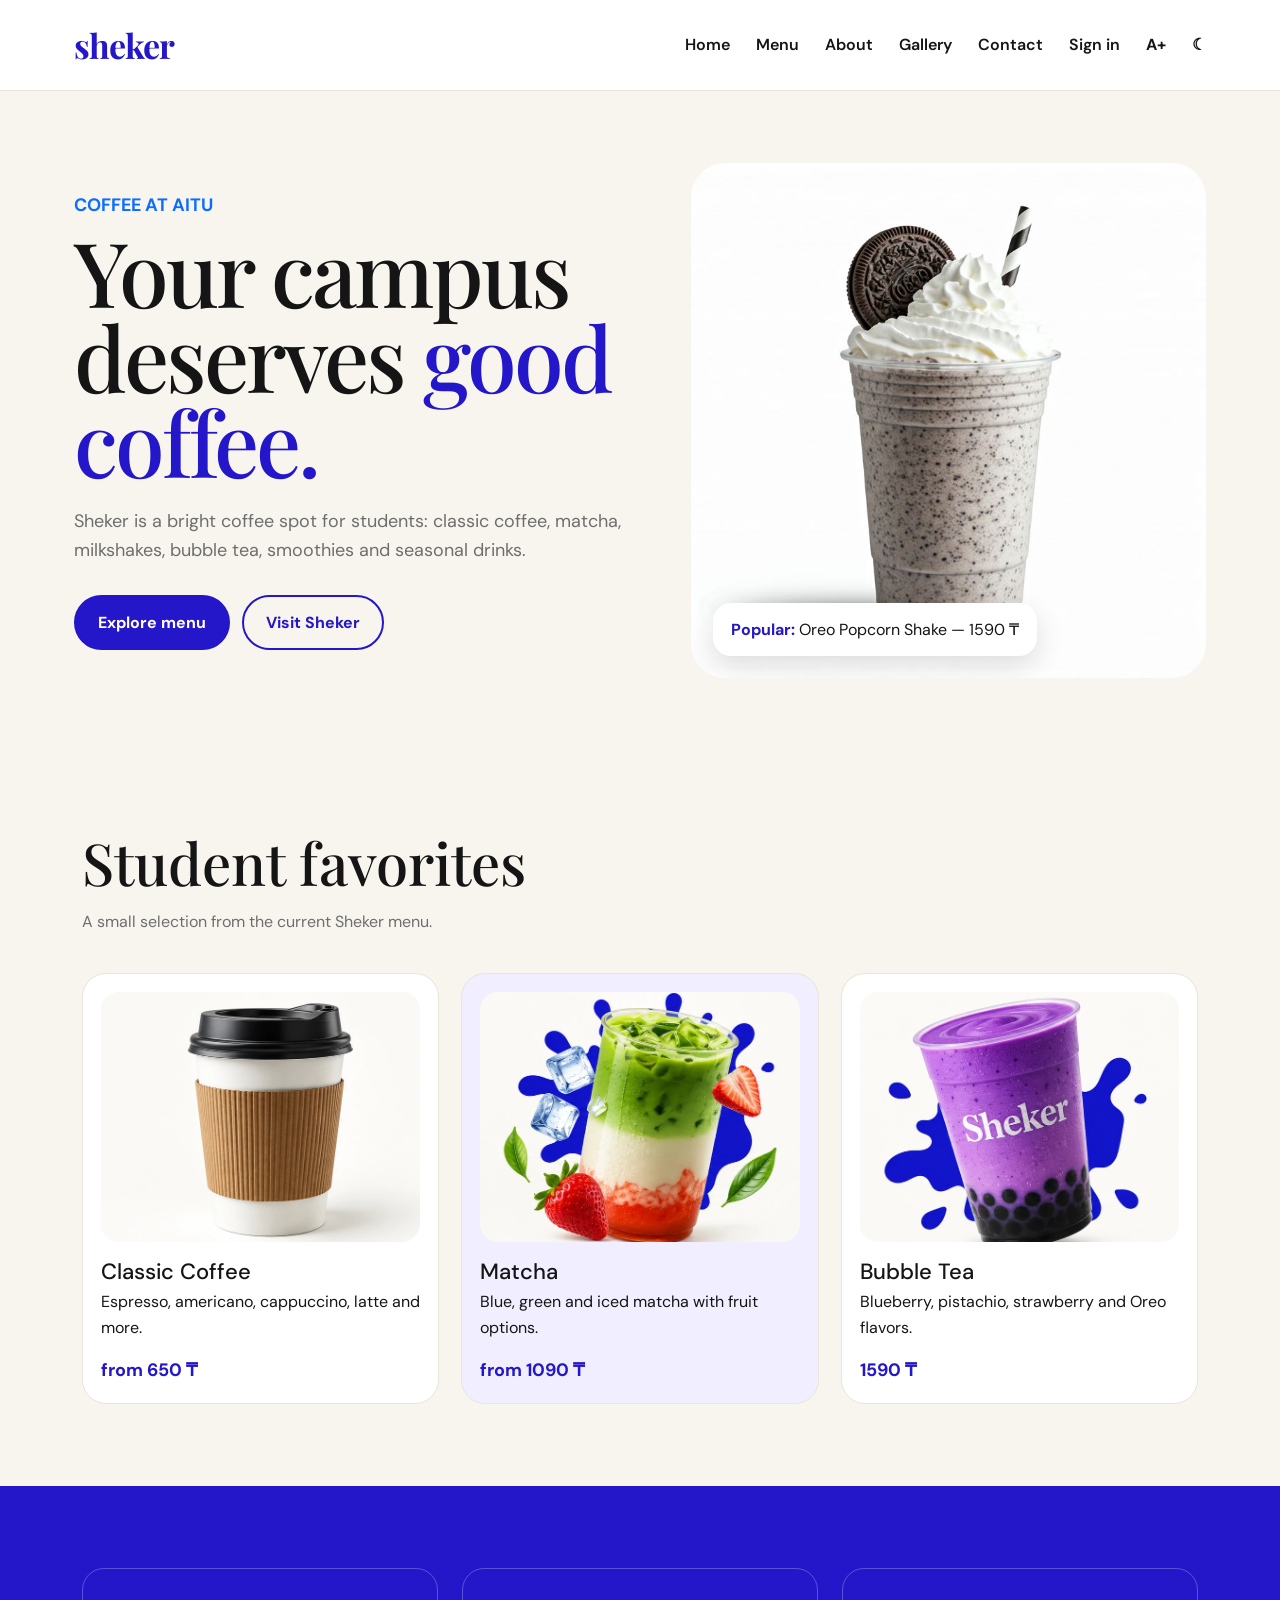
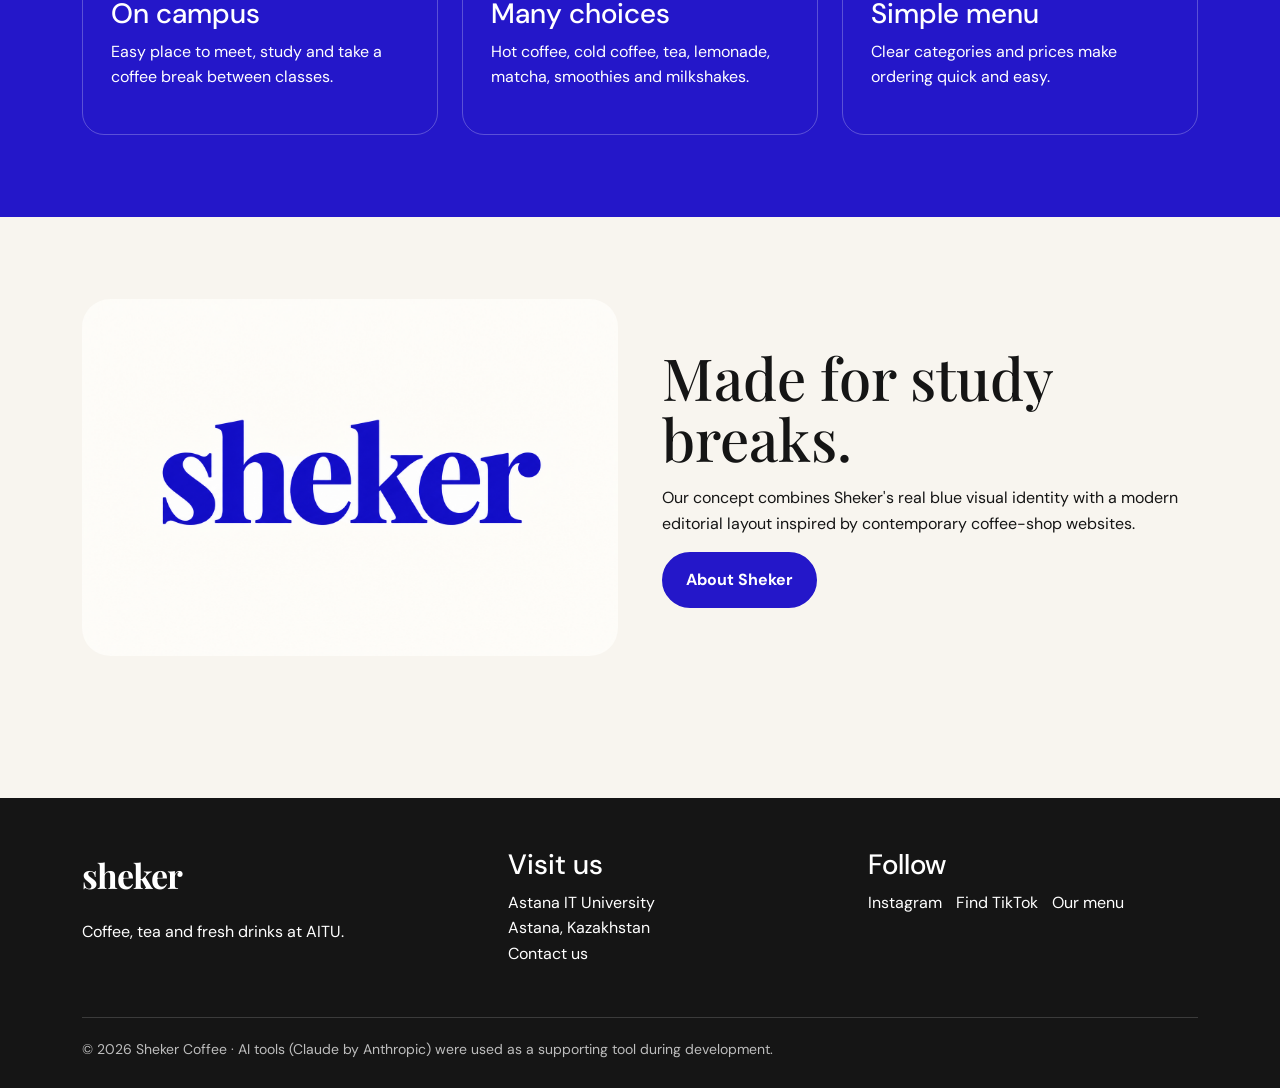
<file: index.html>
<!DOCTYPE html>
<html lang="en">
<head>
    <meta charset="UTF-8">
    <meta name="viewport" content="width=device-width, initial-scale=1.0">
    <title>Sheker Coffee | AITU</title>
    <link href="css/bootstrap.min.css" rel="stylesheet">
    <link rel="stylesheet" href="css/style.css">
</head>

<body>
    <header class="site-header">
        <div class="nav-wrap">
            <a class="logo" href="index.html">sheker</a>

            <nav class="main-nav">
                <a href="index.html">Home</a>
                <a href="menu.html">Menu</a>
                <a href="about.html">About</a>
                <a href="gallery.html">Gallery</a>
                <a href="contact.html">Contact</a>
                <a href="account.html" id="navAccount">Sign in</a>
                <button type="button" id="navSignOut" class="nav-signout" hidden>Sign out</button>
                <button type="button" id="accessToggle" class="theme-toggle access-toggle" aria-label="Version for visually impaired" title="Version for visually impaired">A+</button>
                <button type="button" id="themeToggle" class="theme-toggle" aria-label="Switch to dark theme">&#9790;</button>
            </nav>
        </div>
    </header>

    <main>
        <section class="hero">
            <div class="hero-copy">
                <p class="text-uppercase fw-bold text-primary mb-2">Coffee at AITU</p>
                <h1>Your campus deserves <span>good coffee.</span></h1>
                <p>Sheker is a bright coffee spot for students: classic coffee, matcha, milkshakes, bubble tea, smoothies and seasonal drinks.</p>

                <div class="hero-actions">
                    <a class="btn-main" href="menu.html">Explore menu</a>
                    <a class="btn-outline-custom" href="contact.html">Visit Sheker</a>
                </div>
            </div>

            <div class="hero-visual">
                <img src="assets/images/oreo-promo.jpg" alt="Sheker Oreo popcorn shake">
                <div class="hero-badge">
                    <strong>Popular:</strong> Oreo Popcorn Shake — 1590 ₸
                </div>
            </div>
        </section>

        <section class="section">
            <div class="container">
                <h2 class="section-title">Student favorites</h2>
                <p class="section-intro">A small selection from the current Sheker menu.</p>

                <div class="product-grid">
                    <article class="product-card">
                        <img src="assets/images/classic-coffee.jpg" alt="Classic iced coffee" loading="lazy">
                        <h3>Classic Coffee</h3>
                        <p>Espresso, americano, cappuccino, latte and more.</p>
                        <span class="price">from 650 ₸</span>
                    </article>

                    <article class="product-card">
                        <img src="assets/images/matcha.jpg" alt="Matcha drink" loading="lazy">
                        <h3>Matcha</h3>
                        <p>Blue, green and iced matcha with fruit options.</p>
                        <span class="price">from 1090 ₸</span>
                    </article>

                    <article class="product-card">
                        <img src="assets/images/bubble-tea.jpg" alt="Bubble tea" loading="lazy">
                        <h3>Bubble Tea</h3>
                        <p>Blueberry, pistachio, strawberry and Oreo flavors.</p>
                        <span class="price">1590 ₸</span>
                    </article>
                </div>
            </div>
        </section>

        <section class="section blue-block">
            <div class="container">
                <div class="row g-4">
                    <div class="col-md-4">
                        <div class="feature-box">
                            <h3>On campus</h3>
                            <p>Easy place to meet, study and take a coffee break between classes.</p>
                        </div>
                    </div>

                    <div class="col-md-4">
                        <div class="feature-box">
                            <h3>Many choices</h3>
                            <p>Hot coffee, cold coffee, tea, lemonade, matcha, smoothies and milkshakes.</p>
                        </div>
                    </div>

                    <div class="col-md-4">
                        <div class="feature-box">
                            <h3>Simple menu</h3>
                            <p>Clear categories and prices make ordering quick and easy.</p>
                        </div>
                    </div>
                </div>
            </div>
        </section>

        <section class="section">
            <div class="container split-section">
                <img src="assets/images/sheker.png" alt="Sheker ginger tropical tea promotion" loading="lazy">

                <div>
                    <h2 class="section-title">Made for study breaks.</h2>
                    <p>Our concept combines Sheker's real blue visual identity with a modern editorial layout inspired by contemporary coffee-shop websites.</p>
                    <a class="btn-main" href="about.html">About Sheker</a>
                </div>
            </div>
        </section>
    </main>

    <footer class="site-footer">
        <div class="container">
            <div class="footer-grid">
                <div>
                    <a class="logo" href="index.html">sheker</a>
                    <p class="mt-3">Coffee, tea and fresh drinks at AITU.</p>
                </div>

                <div>
                    <h3>Visit us</h3>
                    <p>
                        Astana IT University<br>
                        Astana, Kazakhstan<br>
                        <a href="contact.html">Contact us</a>
                    </p>
                </div>

                <div>
                    <h3>Follow</h3>
                    <div class="footer-links">
                        <a href="https://www.instagram.com/sheker.coffee?cplk=dnNnZXd6ZXlyaW1z" target="_blank" rel="noopener noreferrer">Instagram</a>
                        <a href="https://www.google.com/search?q=Sheker+Coffee+AITU+TikTok" target="_blank" rel="noopener noreferrer">Find TikTok</a>
                        <a href="menu.html">Our menu</a>
                    </div>
                </div>
            </div>

            <div class="footer-bottom">
                © 2026 Sheker Coffee
                <span class="ai-credit">· AI tools (Claude by Anthropic) were used as a supporting tool during development.</span>
            </div>
        </div>
    </footer>
    <script defer src="js/jquery.min.js"></script>
    <script defer src="js/script.js"></script>
</body>
</html>
</file>
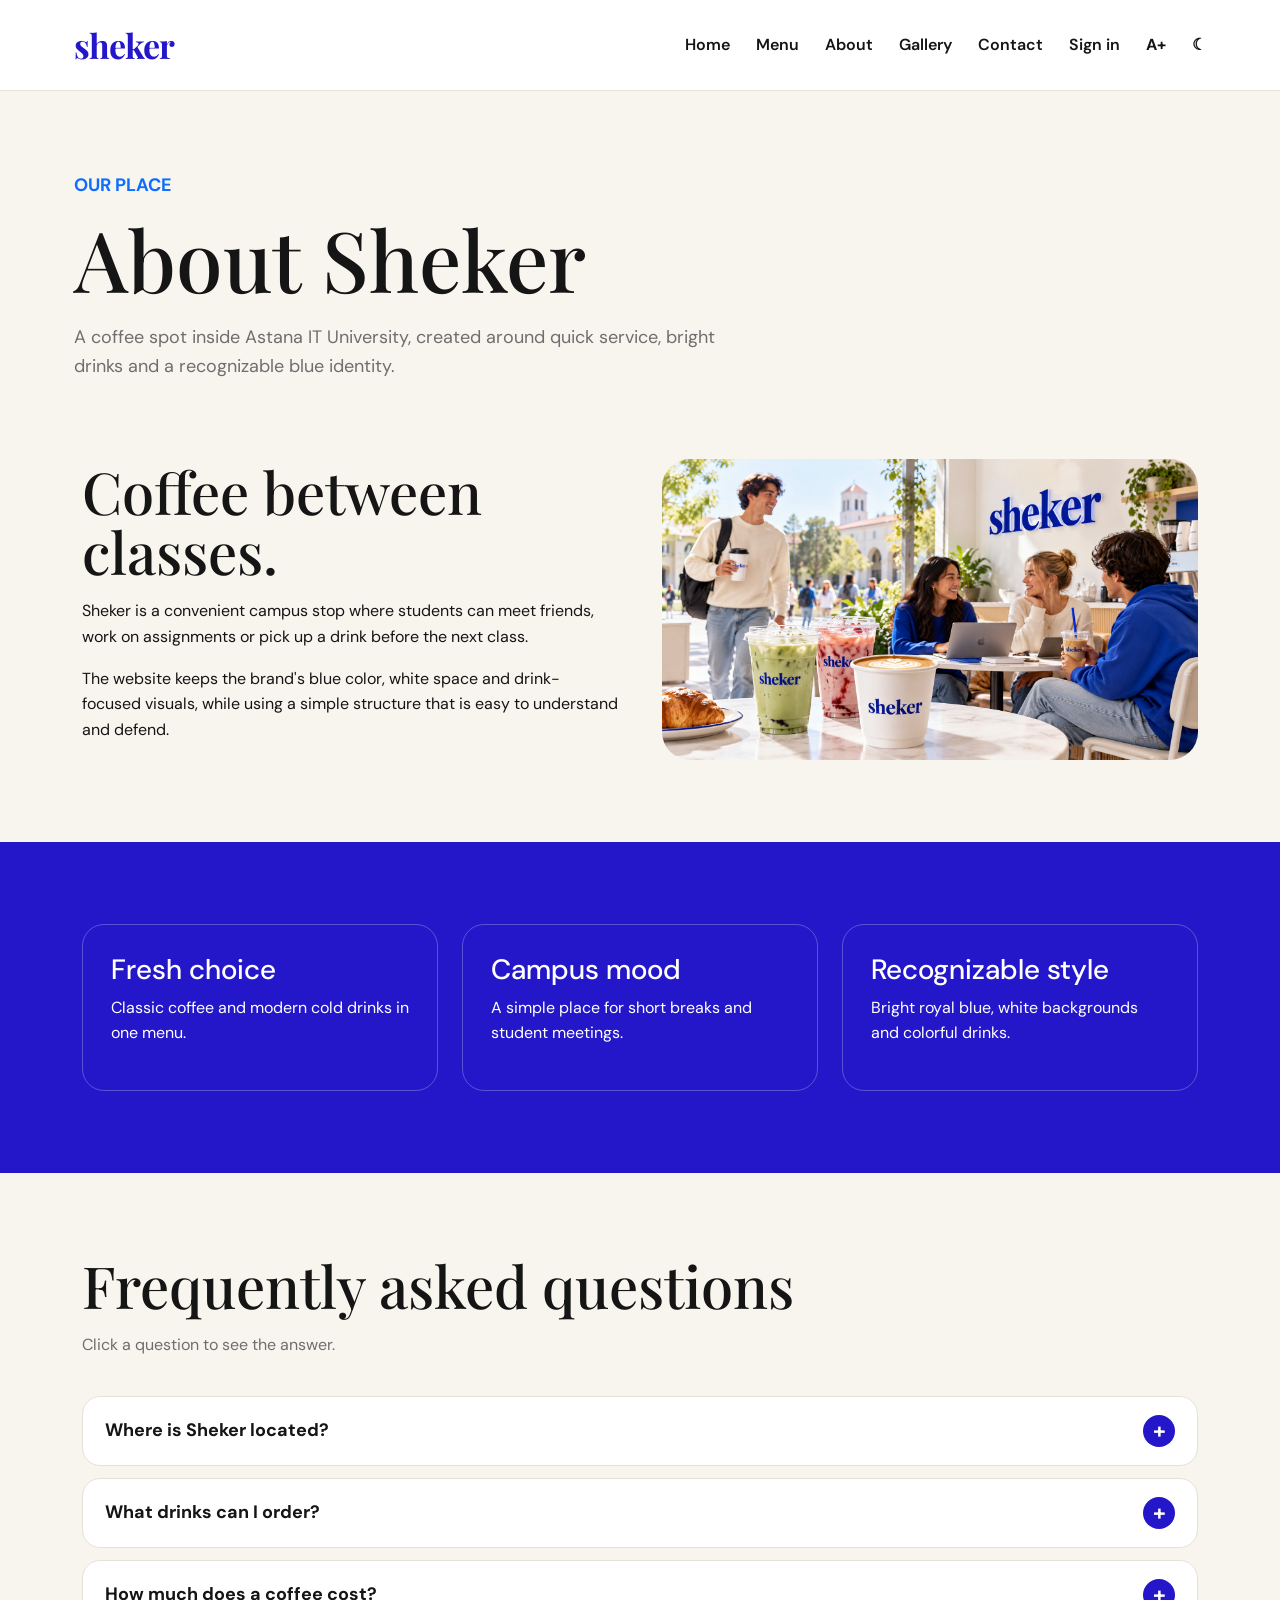
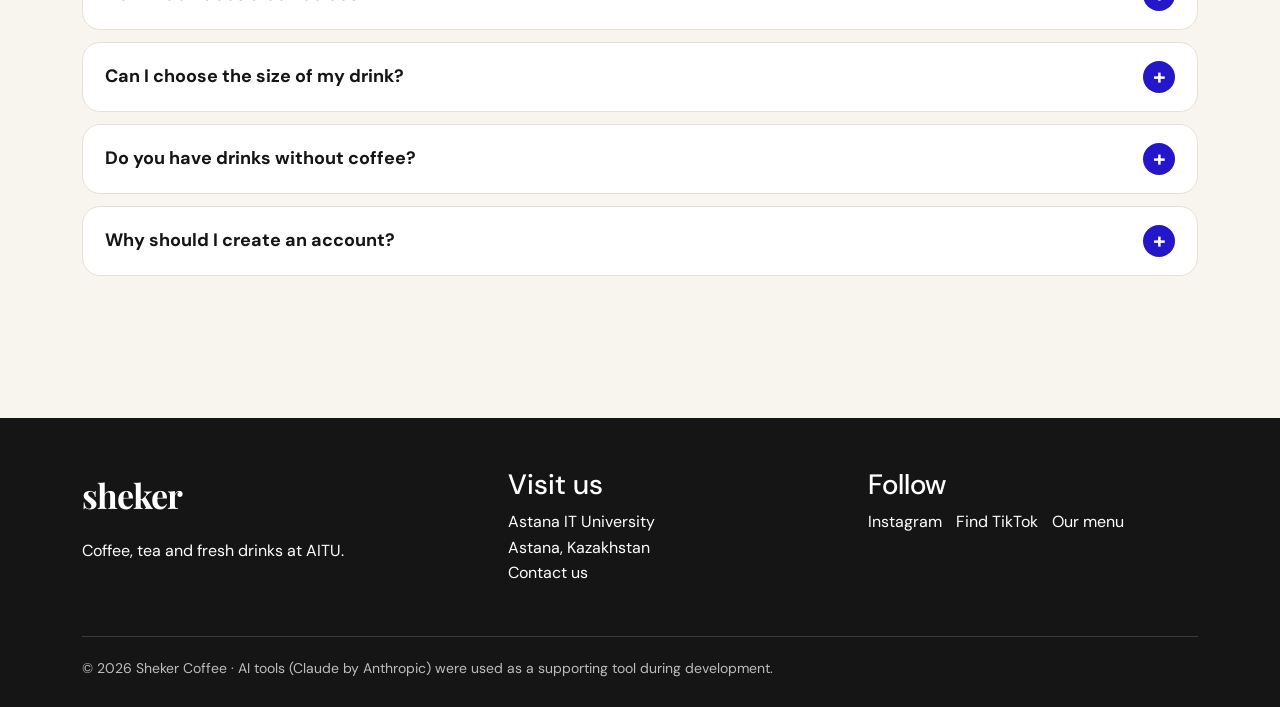
<file: about.html>
<!DOCTYPE html>
<html lang="en">
<head>
    <meta charset="UTF-8">
    <meta name="viewport" content="width=device-width, initial-scale=1.0">
    <title>About | Sheker Coffee</title>
    <link href="css/bootstrap.min.css" rel="stylesheet">
    <link rel="stylesheet" href="css/style.css">
</head>

<body>
    <header class="site-header">
        <div class="nav-wrap">
            <a class="logo" href="index.html">sheker</a>

            <nav class="main-nav">
                <a href="index.html">Home</a>
                <a href="menu.html">Menu</a>
                <a href="about.html">About</a>
                <a href="gallery.html">Gallery</a>
                <a href="contact.html">Contact</a>
                <a href="account.html" id="navAccount">Sign in</a>
                <button type="button" id="navSignOut" class="nav-signout" hidden>Sign out</button>
                <button type="button" id="accessToggle" class="theme-toggle access-toggle" aria-label="Version for visually impaired" title="Version for visually impaired">A+</button>
                <button type="button" id="themeToggle" class="theme-toggle" aria-label="Switch to dark theme">&#9790;</button>
            </nav>
        </div>
    </header>

    <main>
        <section class="page-hero">
            <p class="text-uppercase fw-bold text-primary mb-2">Our place</p>
            <h1>About Sheker</h1>
            <p>A coffee spot inside Astana IT University, created around quick service, bright drinks and a recognizable blue identity.</p>
        </section>

        <section class="section pt-3">
            <div class="container split-section">
                <div>
                    <h2 class="section-title">Coffee between classes.</h2>
                    <p>Sheker is a convenient campus stop where students can meet friends, work on assignments or pick up a drink before the next class.</p>
                    <p>The website keeps the brand's blue color, white space and drink-focused visuals, while using a simple structure that is easy to understand and defend.</p>
                </div>

                <img src="assets/images/about.png" alt="Sheker coffee menu" loading="lazy">
            </div>
        </section>

        <section class="section blue-block">
            <div class="container">
                <div class="row g-4">
                    <div class="col-md-4">
                        <div class="feature-box">
                            <h3>Fresh choice</h3>
                            <p>Classic coffee and modern cold drinks in one menu.</p>
                        </div>
                    </div>

                    <div class="col-md-4">
                        <div class="feature-box">
                            <h3>Campus mood</h3>
                            <p>A simple place for short breaks and student meetings.</p>
                        </div>
                    </div>

                    <div class="col-md-4">
                        <div class="feature-box">
                            <h3>Recognizable style</h3>
                            <p>Bright royal blue, white backgrounds and colorful drinks.</p>
                        </div>
                    </div>
                </div>
            </div>
        </section>
        <section class="section" aria-labelledby="faqTitle">
            <div class="container">
                <h2 id="faqTitle" class="section-title">Frequently asked questions</h2>
                <p class="section-intro">Click a question to see the answer.</p>

                <div class="faq-list" id="faqList">
                    <div class="faq-item">
                        <button type="button" class="faq-question" aria-expanded="false">
                            <span>Where is Sheker located?</span>
                            <span class="faq-icon" aria-hidden="true">+</span>
                        </button>
                        <div class="faq-answer">
                            <p>Sheker is inside Astana IT University, so students and staff can grab a drink between classes without leaving campus.</p>
                        </div>
                    </div>

                    <div class="faq-item">
                        <button type="button" class="faq-question" aria-expanded="false">
                            <span>What drinks can I order?</span>
                            <span class="faq-icon" aria-hidden="true">+</span>
                        </button>
                        <div class="faq-answer">
                            <p>Classic hot coffee, cold coffee, matcha, bubble tea, milkshakes, smoothies, lemonades and tea. The full list with prices is on the <a class="text-primary fw-bold" href="menu.html">Menu</a> page.</p>
                        </div>
                    </div>

                    <div class="faq-item">
                        <button type="button" class="faq-question" aria-expanded="false">
                            <span>How much does a coffee cost?</span>
                            <span class="faq-icon" aria-hidden="true">+</span>
                        </button>
                        <div class="faq-answer">
                            <p>Classic coffee starts from 650 ₸ for an espresso. Most coffee drinks cost between 750 ₸ and 1150 ₸ depending on the size.</p>
                        </div>
                    </div>

                    <div class="faq-item">
                        <button type="button" class="faq-question" aria-expanded="false">
                            <span>Can I choose the size of my drink?</span>
                            <span class="faq-icon" aria-hidden="true">+</span>
                        </button>
                        <div class="faq-answer">
                            <p>Yes. Many coffee and matcha drinks come in small and medium sizes. Both prices are shown in the menu.</p>
                        </div>
                    </div>

                    <div class="faq-item">
                        <button type="button" class="faq-question" aria-expanded="false">
                            <span>Do you have drinks without coffee?</span>
                            <span class="faq-icon" aria-hidden="true">+</span>
                        </button>
                        <div class="faq-answer">
                            <p>Of course. Try our lemonades, fruit teas, smoothies, milkshakes or bubble tea if you want something without caffeine.</p>
                        </div>
                    </div>

                    <div class="faq-item">
                        <button type="button" class="faq-question" aria-expanded="false">
                            <span>Why should I create an account?</span>
                            <span class="faq-icon" aria-hidden="true">+</span>
                        </button>
                        <div class="faq-answer">
                            <p>When you <a class="text-primary fw-bold" href="account.html">sign in</a>, the website remembers your name and greets you on every page.</p>
                        </div>
                    </div>
                </div>
            </div>
        </section>
    </main>

    <footer class="site-footer">
        <div class="container">
            <div class="footer-grid">
                <div>
                    <a class="logo" href="index.html">sheker</a>
                    <p class="mt-3">Coffee, tea and fresh drinks at AITU.</p>
                </div>

                <div>
                    <h3>Visit us</h3>
                    <p>
                        Astana IT University<br>
                        Astana, Kazakhstan<br>
                        <a href="contact.html">Contact us</a>
                    </p>
                </div>

                <div>
                    <h3>Follow</h3>

                    <div class="footer-links">
                        <a href="https://www.instagram.com/sheker.coffee?cplk=dnNnZXd6ZXlyaW1z" target="_blank" rel="noopener noreferrer">Instagram</a>
                        <a href="https://www.google.com/search?q=Sheker+Coffee+AITU+TikTok" target="_blank" rel="noopener noreferrer">Find TikTok</a>
                        <a href="menu.html">Our menu</a>
                    </div>
                </div>
            </div>

            <div class="footer-bottom">
                © 2026 Sheker Coffee
                <span class="ai-credit">· AI tools (Claude by Anthropic) were used as a supporting tool during development.</span>
            </div>
        </div>
    </footer>
    <script defer src="js/jquery.min.js"></script>
    <script defer src="js/script.js"></script>
</body>
</html>
</file>
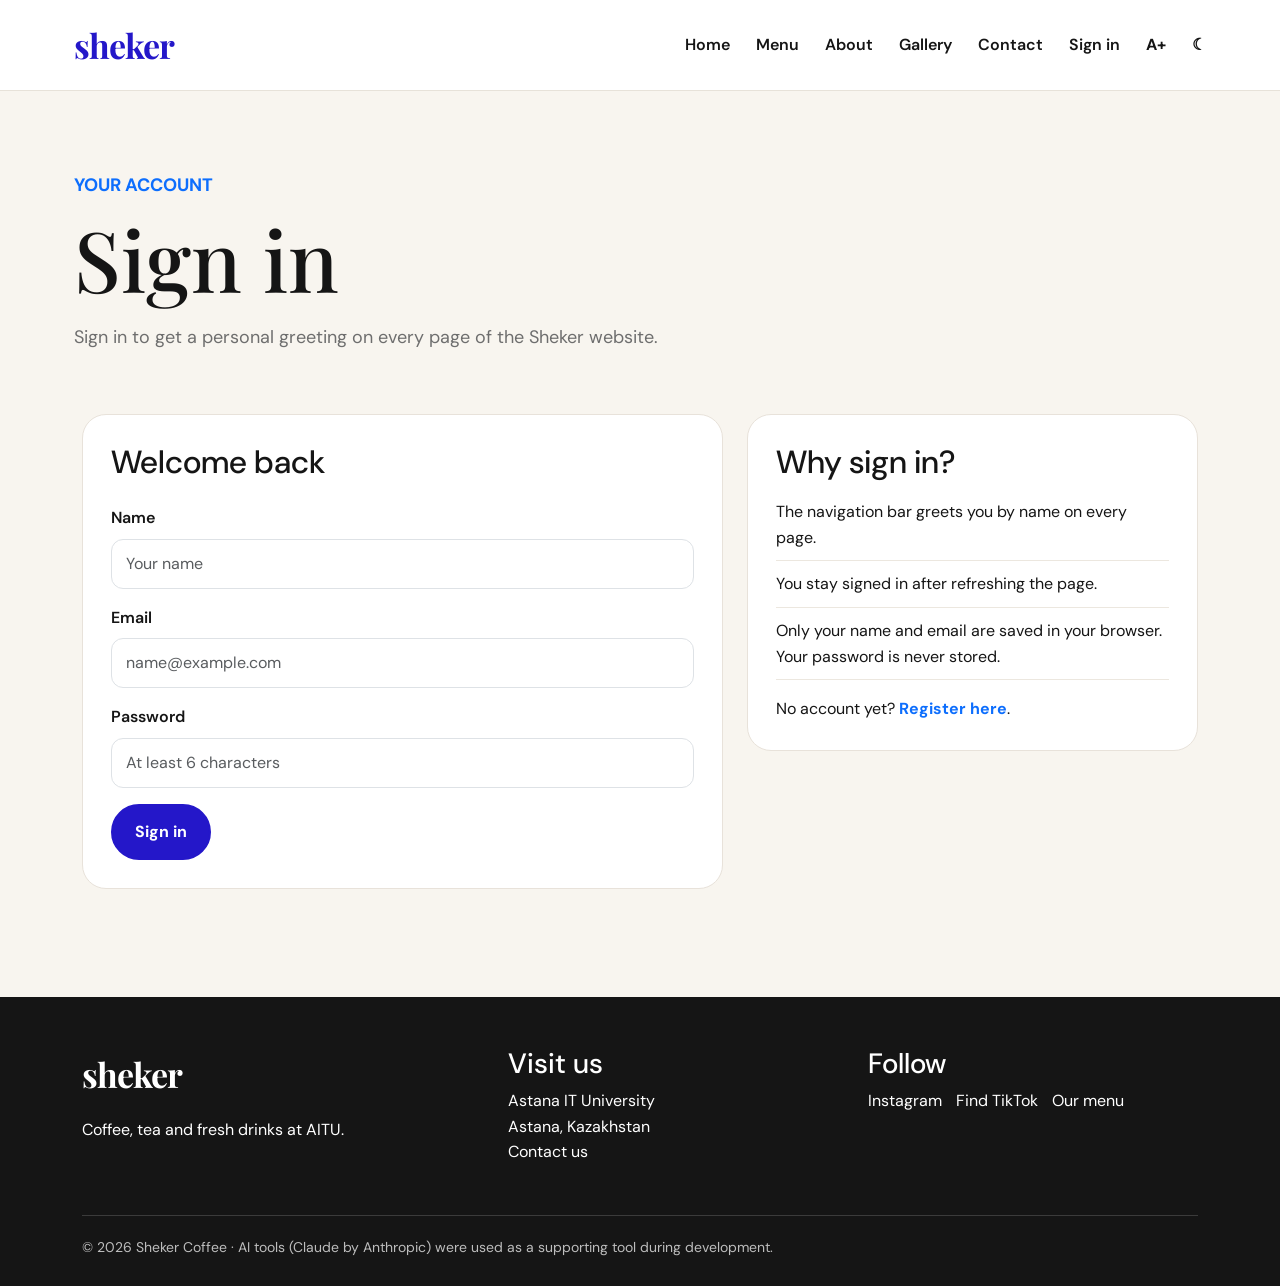
<file: account.html>
<!DOCTYPE html>
<html lang="en">
<head>
    <meta charset="UTF-8">
    <meta name="viewport" content="width=device-width, initial-scale=1.0">
    <title>Account | Sheker Coffee</title>
    <link href="css/bootstrap.min.css" rel="stylesheet">
    <link rel="stylesheet" href="css/style.css">
</head>

<body>
    <header class="site-header">
        <div class="nav-wrap">
            <a class="logo" href="index.html">sheker</a>

            <nav class="main-nav">
                <a href="index.html">Home</a>
                <a href="menu.html">Menu</a>
                <a href="about.html">About</a>
                <a href="gallery.html">Gallery</a>
                <a href="contact.html">Contact</a>
                <a href="account.html" id="navAccount">Sign in</a>
                <button type="button" id="navSignOut" class="nav-signout" hidden>Sign out</button>
                <button type="button" id="accessToggle" class="theme-toggle access-toggle" aria-label="Version for visually impaired" title="Version for visually impaired">A+</button>
                <button type="button" id="themeToggle" class="theme-toggle" aria-label="Switch to dark theme">&#9790;</button>
            </nav>
        </div>
    </header>

    <main>
        <section class="page-hero">
            <p class="text-uppercase fw-bold text-primary mb-2">Your account</p>
            <h1>Sign in</h1>
            <p>Sign in to get a personal greeting on every page of the Sheker website.</p>
        </section>

        <section class="pb-5">
            <div class="container">
                <div class="row g-4">
                    <div class="col-lg-7">
                        <div class="contact-card" id="signInPanel">
                            <h2 class="mb-4">Welcome back</h2>

                            <form id="signInForm" novalidate>
                                <div class="mb-3">
                                    <label class="form-label" for="signName">Name</label>
                                    <input class="form-control" id="signName" type="text" placeholder="Your name" autocomplete="name" required>
                                    <div id="signNameFeedback" class="field-feedback" aria-live="polite"></div>
                                </div>

                                <div class="mb-3">
                                    <label class="form-label" for="signEmail">Email</label>
                                    <input class="form-control" id="signEmail" type="email" placeholder="name@example.com" autocomplete="email" required>
                                    <div id="signEmailFeedback" class="field-feedback" aria-live="polite"></div>
                                </div>

                                <div class="mb-3">
                                    <label class="form-label" for="signPassword">Password</label>
                                    <input class="form-control" id="signPassword" type="password" placeholder="At least 6 characters" autocomplete="current-password" required>
                                    <div id="signPasswordFeedback" class="field-feedback" aria-live="polite"></div>
                                </div>

                                <div id="signInFeedback" class="form-feedback mb-2" role="status" aria-live="polite"></div>
                                <button class="btn-main" type="submit">Sign in</button>
                            </form>
                        </div>

                        <div class="contact-card" id="profilePanel" hidden>
                            <h2 class="mb-3">Hello, <span id="profileName"></span>!</h2>
                            <p>You are signed in to Sheker Coffee.</p>
                            <ul class="info-list mb-4">
                                <li><strong>Email:</strong><br><span id="profileEmail"></span></li>
                                <li><strong>Signed in:</strong><br><span id="profileDate"></span></li>
                            </ul>
                            <div class="hero-actions">
                                <a class="btn-main" href="menu.html">Order from the menu</a>
                                <button type="button" id="signOutButton" class="btn-outline-custom">Sign out</button>
                            </div>
                        </div>
                    </div>

                    <div class="col-lg-5">
                        <div class="contact-card">
                            <h2>Why sign in?</h2>
                            <ul class="info-list">
                                <li>The navigation bar greets you by name on every page.</li>
                                <li>You stay signed in after refreshing the page.</li>
                                <li>Only your name and email are saved in your browser. Your password is never stored.</li>
                            </ul>
                            <p class="mt-3 mb-0">No account yet? <a class="text-primary fw-bold" href="contact.html#registrationTitle">Register here</a>.</p>
                        </div>
                    </div>
                </div>
            </div>
        </section>
    </main>

    <footer class="site-footer">
        <div class="container">
            <div class="footer-grid">
                <div>
                    <a class="logo" href="index.html">sheker</a>
                    <p class="mt-3">Coffee, tea and fresh drinks at AITU.</p>
                </div>

                <div>
                    <h3>Visit us</h3>
                    <p>
                        Astana IT University<br>
                        Astana, Kazakhstan<br>
                        <a href="contact.html">Contact us</a>
                    </p>
                </div>

                <div>
                    <h3>Follow</h3>

                    <div class="footer-links">
                        <a href="https://www.instagram.com/sheker.coffee?cplk=dnNnZXd6ZXlyaW1z" target="_blank" rel="noopener noreferrer">Instagram</a>
                        <a href="https://www.google.com/search?q=Sheker+Coffee+AITU+TikTok" target="_blank" rel="noopener noreferrer">Find TikTok</a>
                        <a href="menu.html">Our menu</a>
                    </div>
                </div>
            </div>

            <div class="footer-bottom">
                © 2026 Sheker Coffee
                <span class="ai-credit">· AI tools (Claude by Anthropic) were used as a supporting tool during development.</span>
            </div>
        </div>
    </footer>
    <script defer src="js/jquery.min.js"></script>
    <script defer src="js/script.js"></script>
</body>
</html>
</file>
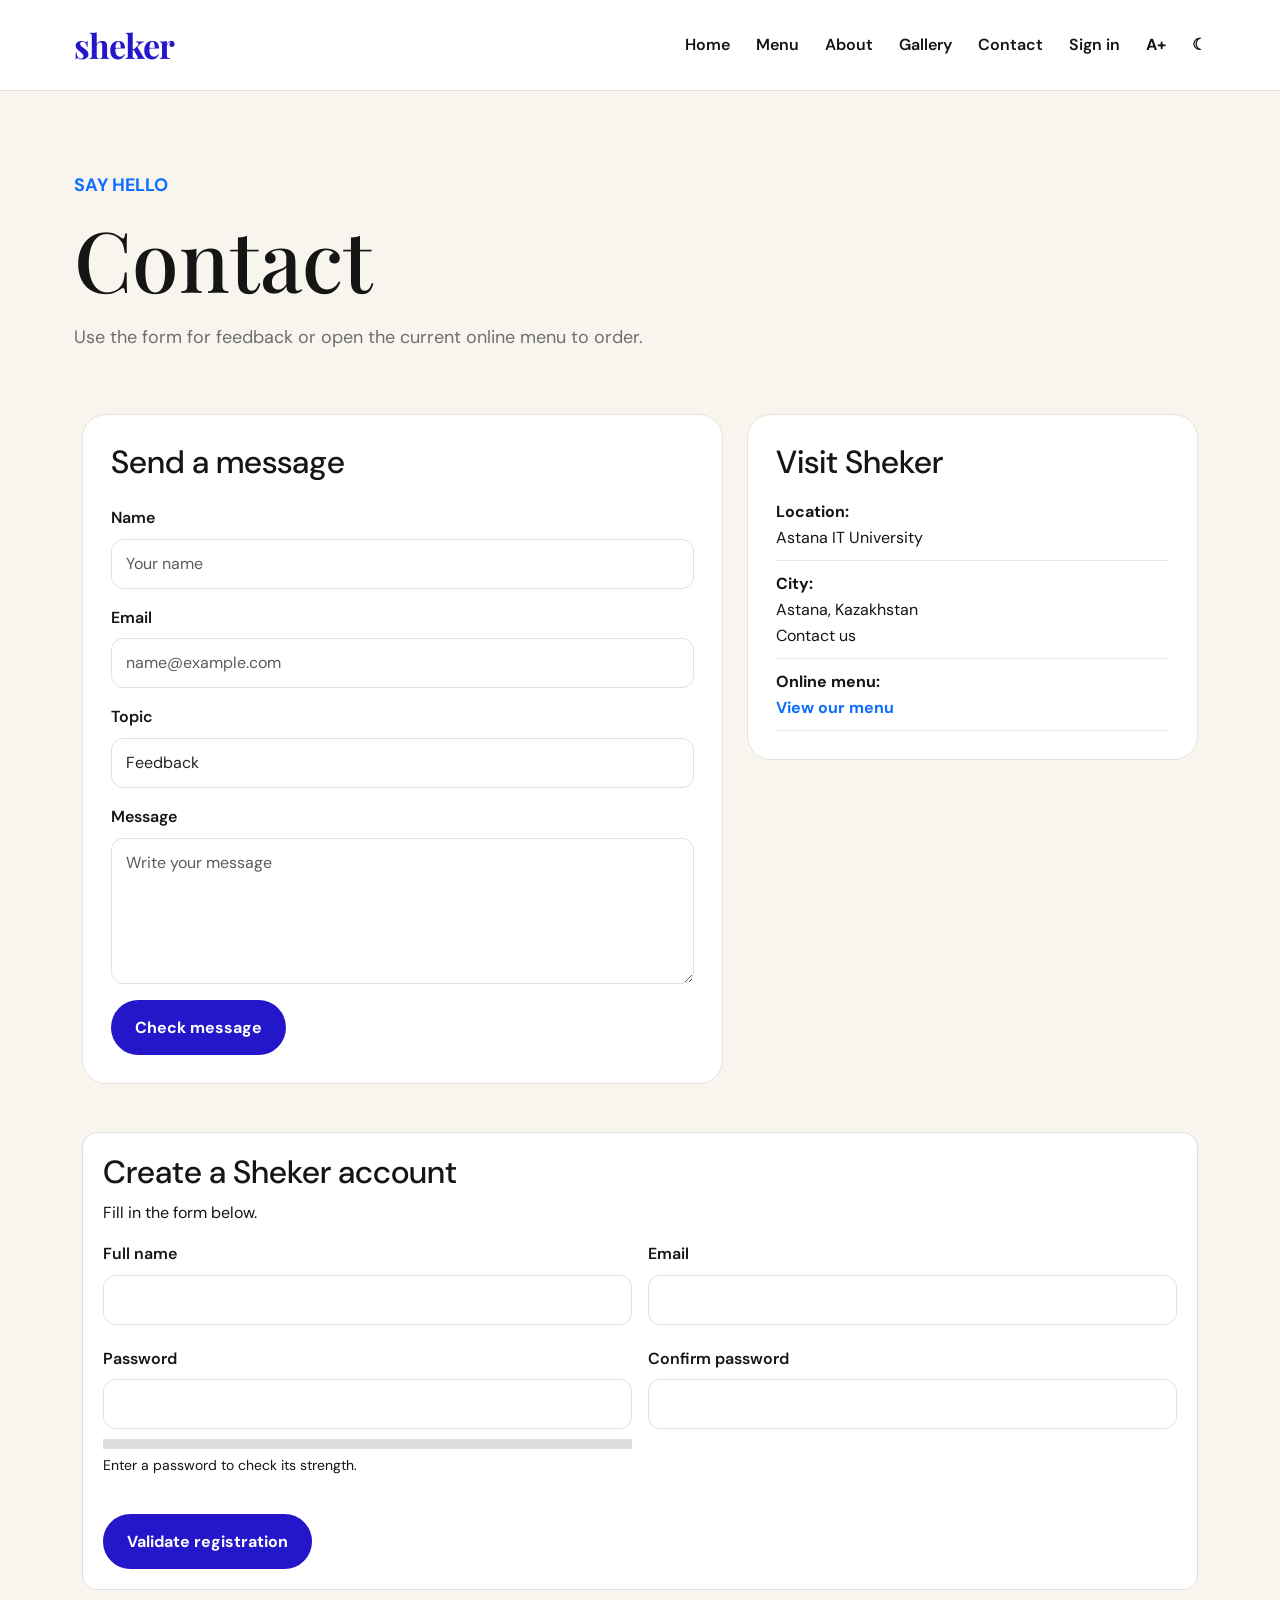
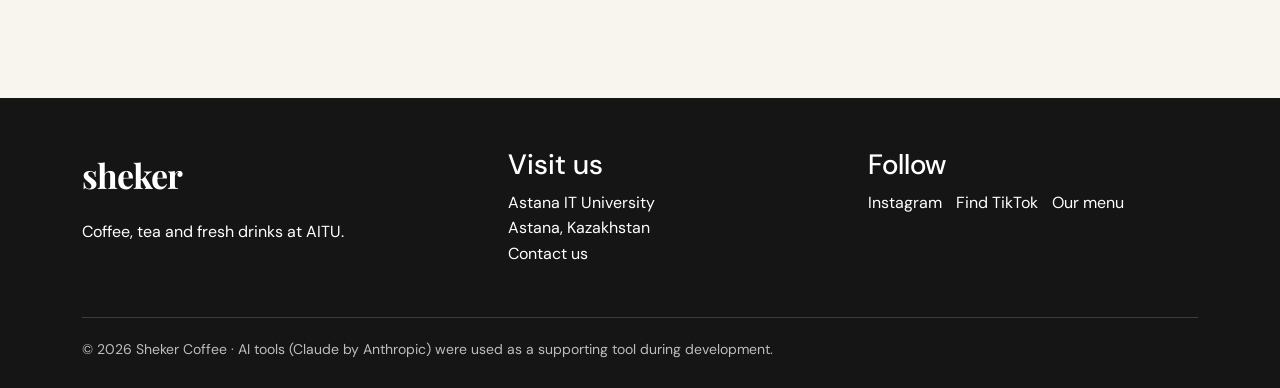
<file: contact.html>
<!DOCTYPE html>
<html lang="en">
<head>
    <meta charset="UTF-8">
    <meta name="viewport" content="width=device-width, initial-scale=1.0">
    <title>Contact | Sheker Coffee</title>
    <link href="css/bootstrap.min.css" rel="stylesheet">
    <link rel="stylesheet" href="css/style.css">
</head>

<body>
    <header class="site-header">
        <div class="nav-wrap">
            <a class="logo" href="index.html">sheker</a>

            <nav class="main-nav">
                <a href="index.html">Home</a>
                <a href="menu.html">Menu</a>
                <a href="about.html">About</a>
                <a href="gallery.html">Gallery</a>
                <a href="contact.html">Contact</a>
                <a href="account.html" id="navAccount">Sign in</a>
                <button type="button" id="navSignOut" class="nav-signout" hidden>Sign out</button>
                <button type="button" id="accessToggle" class="theme-toggle access-toggle" aria-label="Version for visually impaired" title="Version for visually impaired">A+</button>
                <button type="button" id="themeToggle" class="theme-toggle" aria-label="Switch to dark theme">&#9790;</button>
            </nav>
        </div>
    </header>

    <main>
        <section class="page-hero">
            <p class="text-uppercase fw-bold text-primary mb-2">Say hello</p>
            <h1>Contact</h1>
            <p>Use the form for feedback or open the current online menu to order.</p>
        </section>

        <section class="pb-5">
            <div class="container">
                <div class="row g-4">
                    <div class="col-lg-7">
                        <div class="contact-card">
                            <h2 class="mb-4">Send a message</h2>

                            <form id="contactForm" novalidate>
                                <div class="mb-3">
                                    <label class="form-label" for="name">Name</label>
                                    <input class="form-control" id="name" type="text" placeholder="Your name" required>
                                </div>

                                <div class="mb-3">
                                    <label class="form-label" for="email">Email</label>
                                    <input class="form-control" id="email" type="email" placeholder="name@example.com" required>
                                </div>

                                <div class="mb-3">
                                    <label class="form-label" for="topic">Topic</label>

                                    <select class="form-control" id="topic">
                                        <option>Feedback</option>
                                        <option>Menu question</option>
                                        <option>Other</option>
                                    </select>
                                </div>

                                <div class="mb-3">
                                    <label class="form-label" for="message">Message</label>
                                    <textarea class="form-control" id="message" rows="5" placeholder="Write your message" required></textarea>
                                </div>

                                <div id="contactFeedback" class="form-feedback" role="status" aria-live="polite"></div>
                                <button class="btn-main" type="submit">Check message</button>
                            </form>
                        </div>
                    </div>

                    <div class="col-lg-5">
                        <div class="contact-card">
                            <h2>Visit Sheker</h2>

                            <ul class="info-list">
                                <li>
                                    <strong>Location:</strong><br>
                                    Astana IT University
                                </li>

                                <li>
                                    <strong>City:</strong><br>
                                    Astana, Kazakhstan<br>
                        <a href="contact.html">Contact us</a>
                                </li>

                                <li>
                                    <strong>Online menu:</strong><br>
                                    <a class="text-primary fw-bold" href="menu.html">View our menu</a>
                                </li>
                            </ul>
                        </div>
                    </div>
                </div>
            </div>
        </section>

        <section class="pb-5" aria-labelledby="registrationTitle">
            <div class="container">
                <div class="contact-card registration-panel">
                    <h2 id="registrationTitle">Create a Sheker account</h2>
                    <p>Fill in the form below.</p>
                    <form id="registerForm" novalidate>
                        <div class="row g-3">
                            <div class="col-md-6"><label for="regName" class="form-label">Full name</label><input id="regName" class="form-control" type="text" autocomplete="name" required><div id="regNameFeedback" class="field-feedback" aria-live="polite"></div></div>
                            <div class="col-md-6"><label for="regEmail" class="form-label">Email</label><input id="regEmail" class="form-control" type="email" autocomplete="email" required><div id="regEmailFeedback" class="field-feedback" aria-live="polite"></div></div>
                            <div class="col-md-6"><label for="regPassword" class="form-label">Password</label><input id="regPassword" class="form-control" type="password" autocomplete="new-password" required><div class="strength-track"><div id="passwordStrengthBar"></div></div><div id="passwordStrengthText" class="field-feedback" aria-live="polite">Enter a password to check its strength.</div><div id="regPasswordFeedback" class="field-feedback" aria-live="polite"></div></div>
                            <div class="col-md-6"><label for="regConfirm" class="form-label">Confirm password</label><input id="regConfirm" class="form-control" type="password" autocomplete="new-password" required><div id="regConfirmFeedback" class="field-feedback" aria-live="polite"></div></div>
                        </div>
                        <div id="registrationFeedback" class="form-feedback mt-3" role="status" aria-live="polite"></div>
                        <button class="btn-main mt-3" type="submit">Validate registration</button>
                    </form>
                </div>
            </div>
        </section>
    </main>

    <footer class="site-footer">
        <div class="container">
            <div class="footer-grid">
                <div>
                    <a class="logo" href="index.html">sheker</a>
                    <p class="mt-3">Coffee, tea and fresh drinks at AITU.</p>
                </div>

                <div>
                    <h3>Visit us</h3>
                    <p>
                        Astana IT University<br>
                        Astana, Kazakhstan<br>
                        <a href="contact.html">Contact us</a>
                    </p>
                </div>

                <div>
                    <h3>Follow</h3>

                    <div class="footer-links">
                        <a href="https://www.instagram.com/sheker.coffee?cplk=dnNnZXd6ZXlyaW1z" target="_blank" rel="noopener noreferrer">Instagram</a>
                        <a href="https://www.google.com/search?q=Sheker+Coffee+AITU+TikTok" target="_blank" rel="noopener noreferrer">Find TikTok</a>
                        <a href="menu.html">Our menu</a>
                    </div>
                </div>
            </div>

            <div class="footer-bottom">
                © 2026 Sheker Coffee
                <span class="ai-credit">· AI tools (Claude by Anthropic) were used as a supporting tool during development.</span>
            </div>
        </div>
    </footer>
    <script defer src="js/jquery.min.js"></script>
    <script defer src="js/script.js"></script>
</body>
</html>
</file>
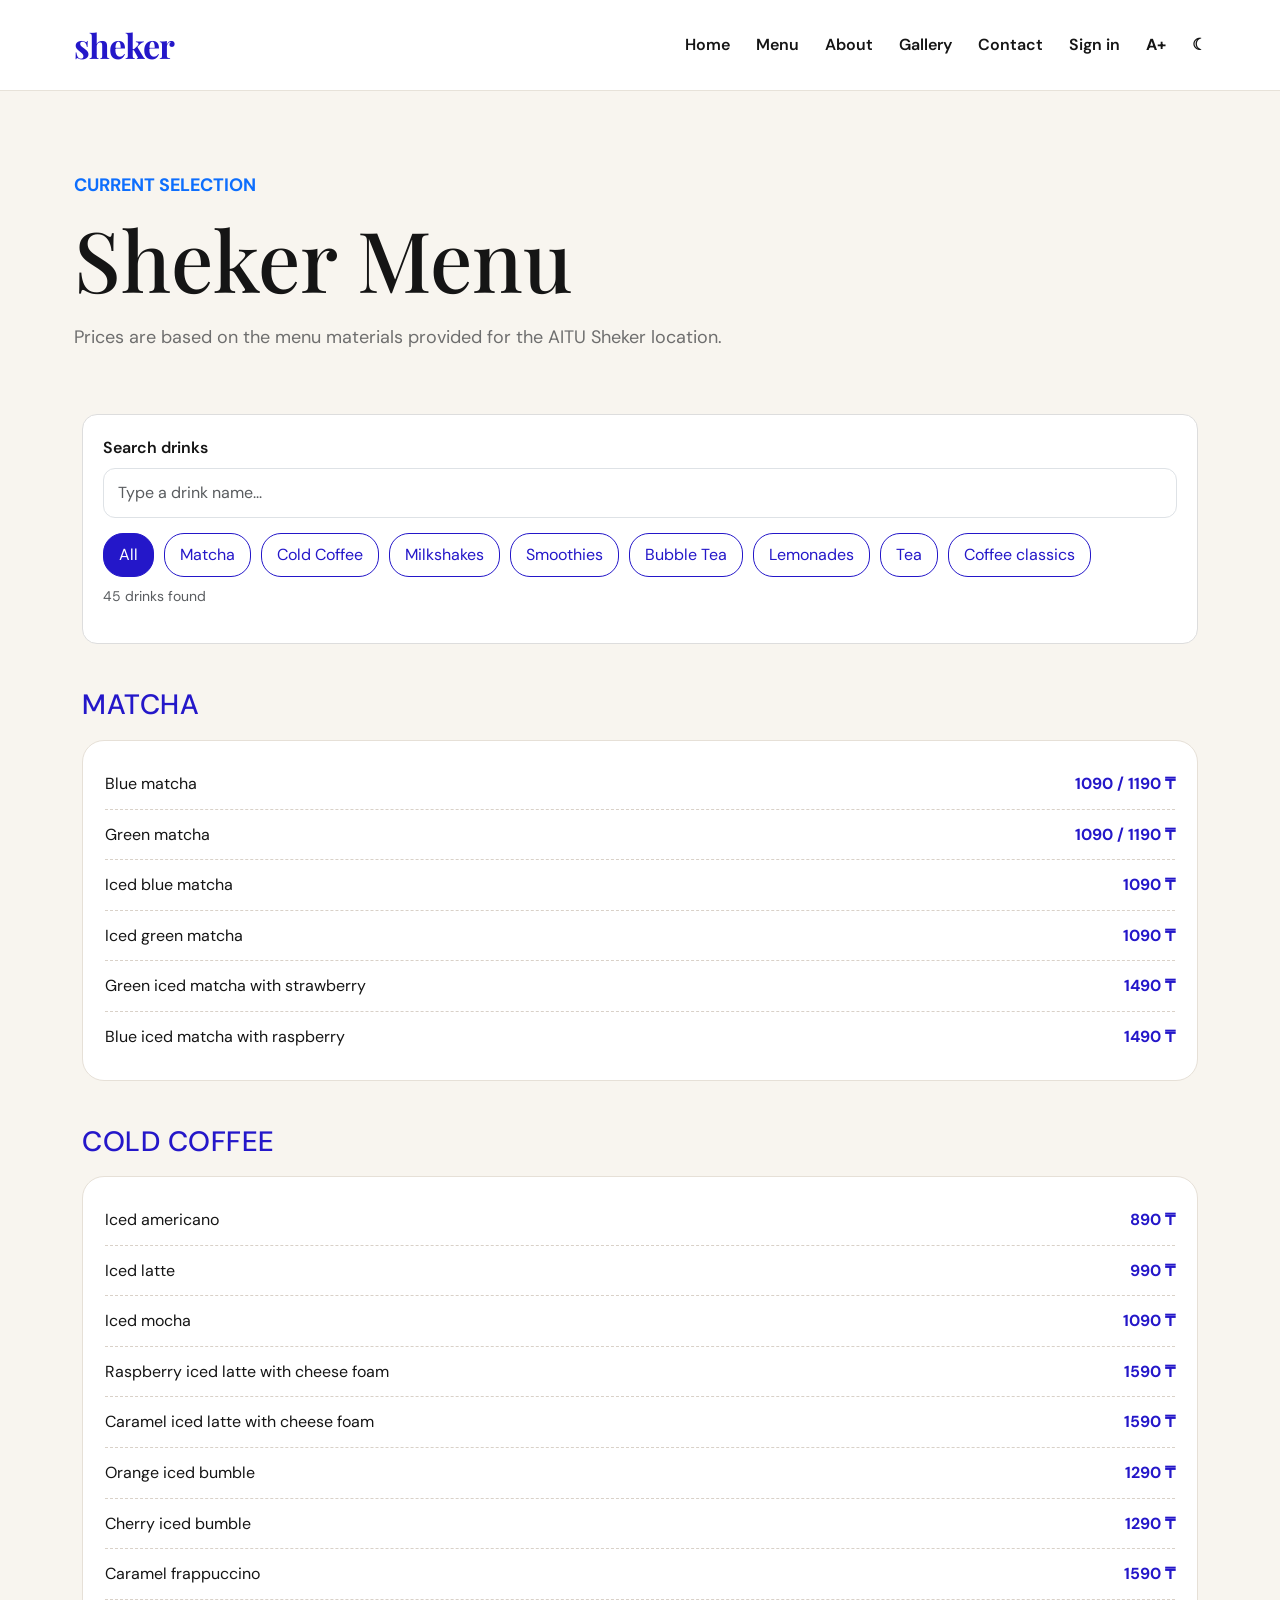
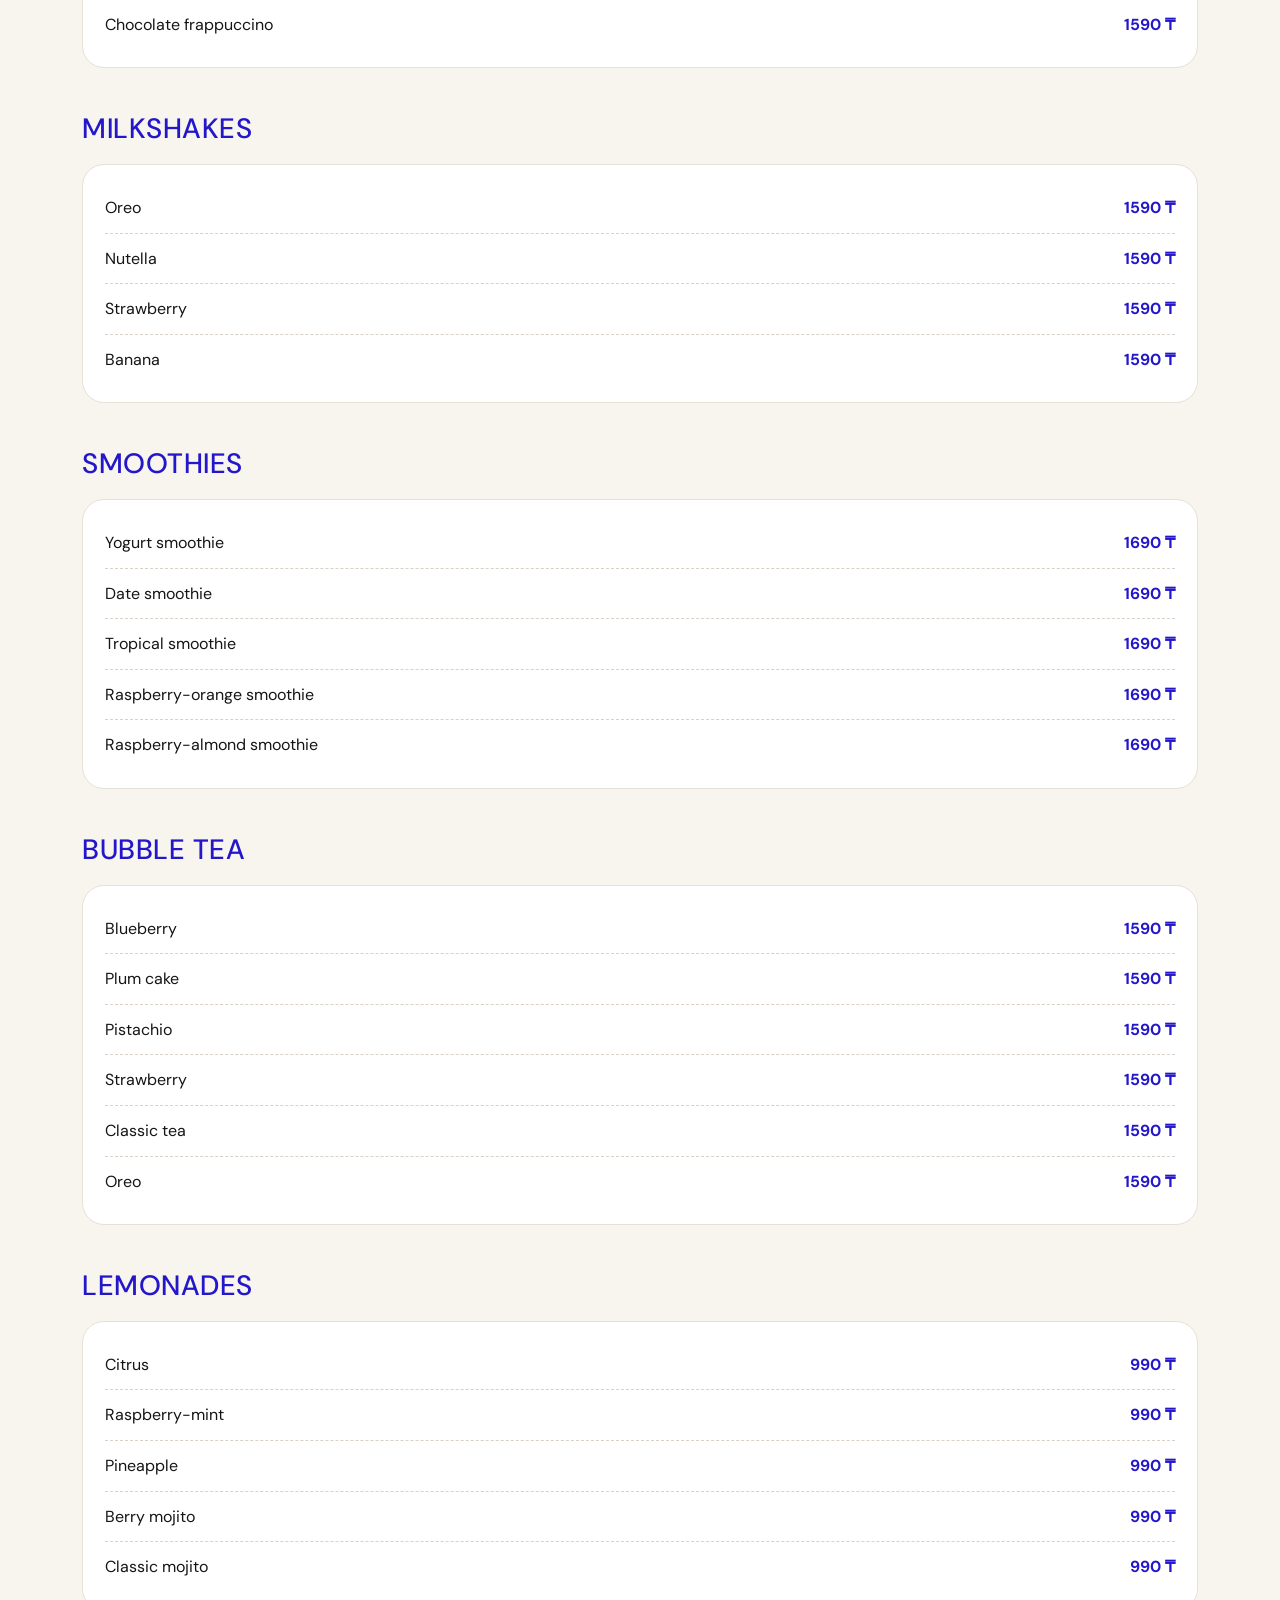
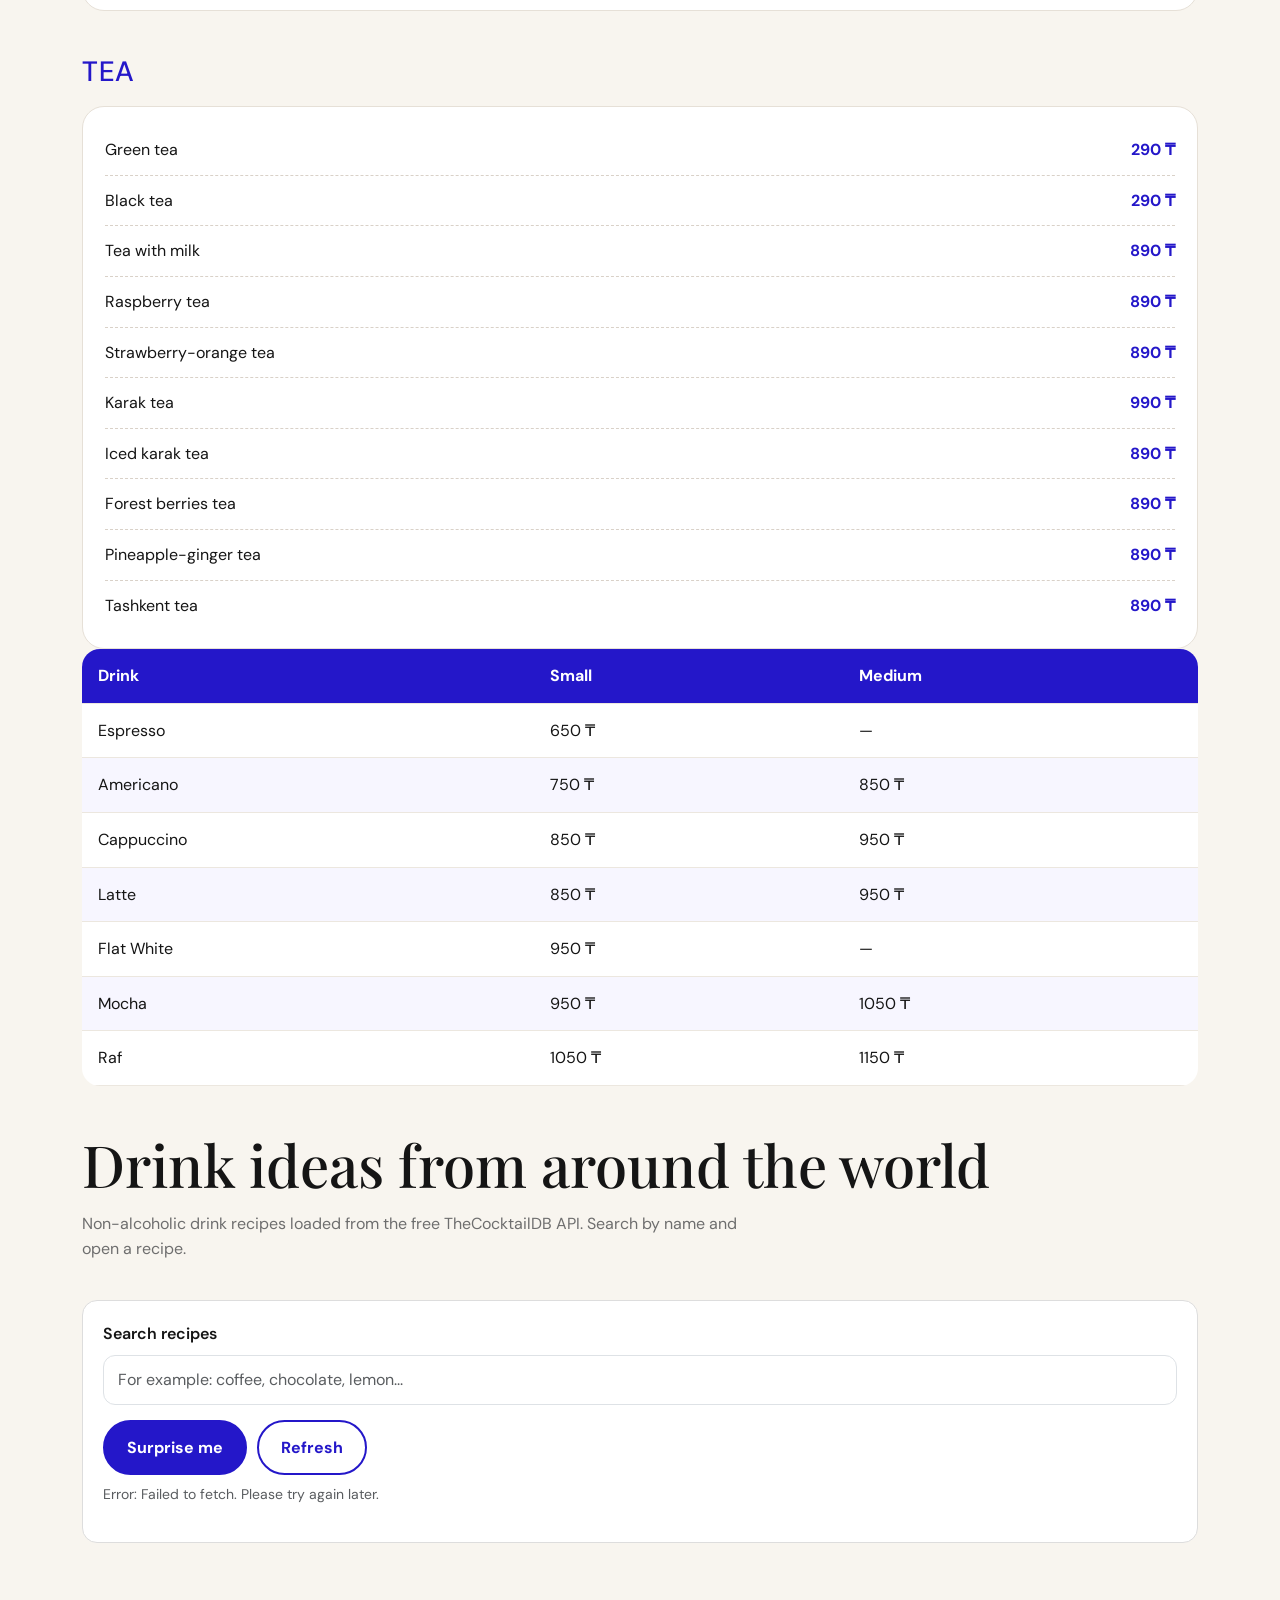
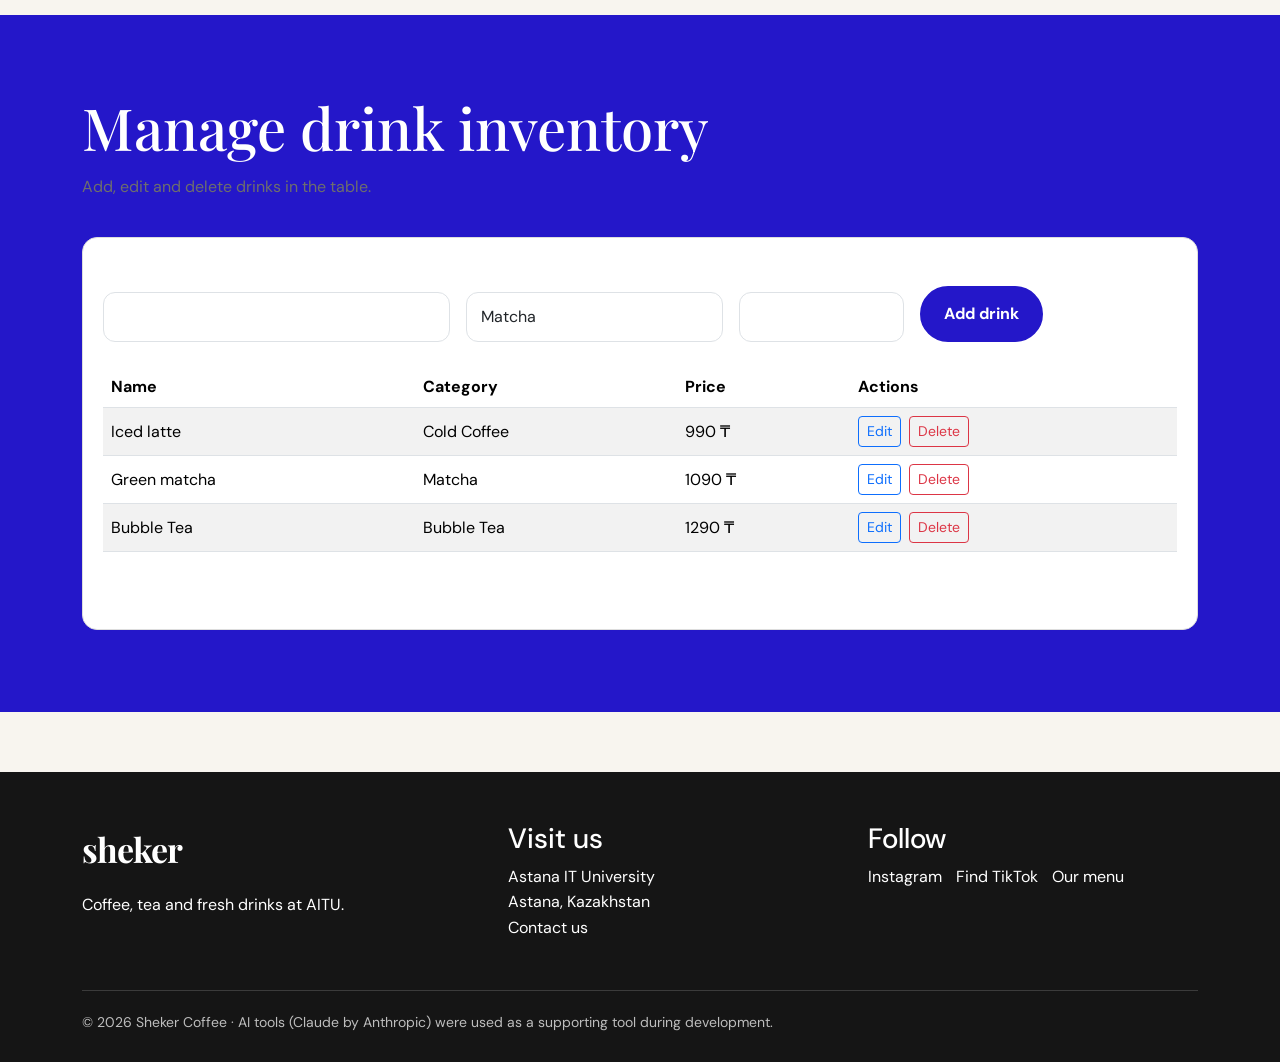
<file: menu.html>
<!DOCTYPE html>
<html lang="en">
<head>
    <meta charset="UTF-8">
    <meta name="viewport" content="width=device-width, initial-scale=1.0">
    <title>Menu | Sheker Coffee</title>
    <link href="css/bootstrap.min.css" rel="stylesheet">
    <link rel="stylesheet" href="css/style.css">
</head>

<body>
    <header class="site-header">
        <div class="nav-wrap">
            <a class="logo" href="index.html">sheker</a>

            <nav class="main-nav">
                <a href="index.html">Home</a>
                <a href="menu.html">Menu</a>
                <a href="about.html">About</a>
                <a href="gallery.html">Gallery</a>
                <a href="contact.html">Contact</a>
                <a href="account.html" id="navAccount">Sign in</a>
                <button type="button" id="navSignOut" class="nav-signout" hidden>Sign out</button>
                <button type="button" id="accessToggle" class="theme-toggle access-toggle" aria-label="Version for visually impaired" title="Version for visually impaired">A+</button>
                <button type="button" id="themeToggle" class="theme-toggle" aria-label="Switch to dark theme">&#9790;</button>
            </nav>
        </div>
    </header>

    <main>
        <section class="page-hero">
            <p class="text-uppercase fw-bold text-primary mb-2">Current selection</p>
            <h1>Sheker Menu</h1>
            <p>Prices are based on the menu materials provided for the AITU Sheker location.</p>
        </section>

        <section class="pb-5">
            <div class="container">
                <div class="menu-tools" aria-label="Find a drink">
                    <label class="form-label" for="menuSearch">Search drinks</label>
                    <input id="menuSearch" type="search" class="form-control" placeholder="Type a drink name..." autocomplete="off">
                    <div id="categoryFilters" class="filter-buttons" role="group" aria-label="Filter by category"></div>
                    <p id="searchCount" class="small text-muted mt-2" aria-live="polite"></p>
                    <p id="noMenuResults" hidden>No drinks match your search. Try another name or category.</p>
                </div>
                <h2 class="category-title">Matcha</h2>

                <div class="menu-list">
                    <div class="menu-row">
                        <span>Blue matcha</span>
                        <span>1090 / 1190 ₸</span>
                    </div>

                    <div class="menu-row">
                        <span>Green matcha</span>
                        <span>1090 / 1190 ₸</span>
                    </div>

                    <div class="menu-row">
                        <span>Iced blue matcha</span>
                        <span>1090 ₸</span>
                    </div>

                    <div class="menu-row">
                        <span>Iced green matcha</span>
                        <span>1090 ₸</span>
                    </div>

                    <div class="menu-row">
                        <span>Green iced matcha with strawberry</span>
                        <span>1490 ₸</span>
                    </div>

                    <div class="menu-row">
                        <span>Blue iced matcha with raspberry</span>
                        <span>1490 ₸</span>
                    </div>
                </div>

                <h2 class="category-title">Cold Coffee</h2>

                <div class="menu-list">
                    <div class="menu-row">
                        <span>Iced americano</span>
                        <span>890 ₸</span>
                    </div>

                    <div class="menu-row">
                        <span>Iced latte</span>
                        <span>990 ₸</span>
                    </div>

                    <div class="menu-row">
                        <span>Iced mocha</span>
                        <span>1090 ₸</span>
                    </div>

                    <div class="menu-row">
                        <span>Raspberry iced latte with cheese foam</span>
                        <span>1590 ₸</span>
                    </div>

                    <div class="menu-row">
                        <span>Caramel iced latte with cheese foam</span>
                        <span>1590 ₸</span>
                    </div>

                    <div class="menu-row">
                        <span>Orange iced bumble</span>
                        <span>1290 ₸</span>
                    </div>

                    <div class="menu-row">
                        <span>Cherry iced bumble</span>
                        <span>1290 ₸</span>
                    </div>

                    <div class="menu-row">
                        <span>Caramel frappuccino</span>
                        <span>1590 ₸</span>
                    </div>

                    <div class="menu-row">
                        <span>Chocolate frappuccino</span>
                        <span>1590 ₸</span>
                    </div>
                </div>

                <h2 class="category-title">Milkshakes</h2>

                <div class="menu-list">
                    <div class="menu-row">
                        <span>Oreo</span>
                        <span>1590 ₸</span>
                    </div>

                    <div class="menu-row">
                        <span>Nutella</span>
                        <span>1590 ₸</span>
                    </div>

                    <div class="menu-row">
                        <span>Strawberry</span>
                        <span>1590 ₸</span>
                    </div>

                    <div class="menu-row">
                        <span>Banana</span>
                        <span>1590 ₸</span>
                    </div>
                </div>

                <h2 class="category-title">Smoothies</h2>

                <div class="menu-list">
                    <div class="menu-row">
                        <span>Yogurt smoothie</span>
                        <span>1690 ₸</span>
                    </div>

                    <div class="menu-row">
                        <span>Date smoothie</span>
                        <span>1690 ₸</span>
                    </div>

                    <div class="menu-row">
                        <span>Tropical smoothie</span>
                        <span>1690 ₸</span>
                    </div>

                    <div class="menu-row">
                        <span>Raspberry-orange smoothie</span>
                        <span>1690 ₸</span>
                    </div>

                    <div class="menu-row">
                        <span>Raspberry-almond smoothie</span>
                        <span>1690 ₸</span>
                    </div>
                </div>

                <h2 class="category-title">Bubble Tea</h2>

                <div class="menu-list">
                    <div class="menu-row">
                        <span>Blueberry</span>
                        <span>1590 ₸</span>
                    </div>

                    <div class="menu-row">
                        <span>Plum cake</span>
                        <span>1590 ₸</span>
                    </div>

                    <div class="menu-row">
                        <span>Pistachio</span>
                        <span>1590 ₸</span>
                    </div>

                    <div class="menu-row">
                        <span>Strawberry</span>
                        <span>1590 ₸</span>
                    </div>

                    <div class="menu-row">
                        <span>Classic tea</span>
                        <span>1590 ₸</span>
                    </div>

                    <div class="menu-row">
                        <span>Oreo</span>
                        <span>1590 ₸</span>
                    </div>
                </div>

                <h2 class="category-title">Lemonades</h2>

                <div class="menu-list">
                    <div class="menu-row">
                        <span>Citrus</span>
                        <span>990 ₸</span>
                    </div>

                    <div class="menu-row">
                        <span>Raspberry-mint</span>
                        <span>990 ₸</span>
                    </div>

                    <div class="menu-row">
                        <span>Pineapple</span>
                        <span>990 ₸</span>
                    </div>

                    <div class="menu-row">
                        <span>Berry mojito</span>
                        <span>990 ₸</span>
                    </div>

                    <div class="menu-row">
                        <span>Classic mojito</span>
                        <span>990 ₸</span>
                    </div>
                </div>

                <h2 class="category-title">Tea</h2>

                <div class="menu-list">
                    <div class="menu-row">
                        <span>Green tea</span>
                        <span>290 ₸</span>
                    </div>

                    <div class="menu-row">
                        <span>Black tea</span>
                        <span>290 ₸</span>
                    </div>

                    <div class="menu-row">
                        <span>Tea with milk</span>
                        <span>890 ₸</span>
                    </div>

                    <div class="menu-row">
                        <span>Raspberry tea</span>
                        <span>890 ₸</span>
                    </div>

                    <div class="menu-row">
                        <span>Strawberry-orange tea</span>
                        <span>890 ₸</span>
                    </div>

                    <div class="menu-row">
                        <span>Karak tea</span>
                        <span>990 ₸</span>
                    </div>

                    <div class="menu-row">
                        <span>Iced karak tea</span>
                        <span>890 ₸</span>
                    </div>

                    <div class="menu-row">
                        <span>Forest berries tea</span>
                        <span>890 ₸</span>
                    </div>

                    <div class="menu-row">
                        <span>Pineapple-ginger tea</span>
                        <span>890 ₸</span>
                    </div>

                    <div class="menu-row">
                        <span>Tashkent tea</span>
                        <span>890 ₸</span>
                    </div>
                </div>

                <h2 class="category-title">Coffee classics</h2>

                <div class="table-responsive">
                    <table class="menu-table">
                        <thead>
                            <tr>
                                <th>Drink</th>
                                <th>Small</th>
                                <th>Medium</th>
                            </tr>
                        </thead>

                        <tbody>
                            <tr>
                                <td>Espresso</td>
                                <td>650 ₸</td>
                                <td>—</td>
                            </tr>

                            <tr>
                                <td>Americano</td>
                                <td>750 ₸</td>
                                <td>850 ₸</td>
                            </tr>

                            <tr>
                                <td>Cappuccino</td>
                                <td>850 ₸</td>
                                <td>950 ₸</td>
                            </tr>

                            <tr>
                                <td>Latte</td>
                                <td>850 ₸</td>
                                <td>950 ₸</td>
                            </tr>

                            <tr>
                                <td>Flat White</td>
                                <td>950 ₸</td>
                                <td>—</td>
                            </tr>

                            <tr>
                                <td>Mocha</td>
                                <td>950 ₸</td>
                                <td>1050 ₸</td>
                            </tr>

                            <tr>
                                <td>Raf</td>
                                <td>1050 ₸</td>
                                <td>1150 ₸</td>
                            </tr>
                        </tbody>
                    </table>
                </div>
            </div>
        </section>

        <section class="pb-5" id="drinkIdeas" aria-labelledby="drinkIdeasTitle">
            <div class="container">
                <h2 id="drinkIdeasTitle" class="section-title">Drink ideas from around the world</h2>
                <p class="section-intro">Non-alcoholic drink recipes loaded from the free TheCocktailDB API. Search by name and open a recipe.</p>

                <div class="menu-tools">
                    <label class="form-label" for="apiSearch">Search recipes</label>
                    <input id="apiSearch" type="search" class="form-control" placeholder="For example: coffee, chocolate, lemon..." autocomplete="off">
                    <div class="api-actions">
                        <button type="button" id="apiRandom" class="btn-main">Surprise me</button>
                        <button type="button" id="apiRefresh" class="btn-outline-custom">Refresh</button>
                    </div>
                    <p id="apiStatus" class="small text-muted mt-2" role="status" aria-live="polite"></p>
                </div>

                <div id="apiDetails" class="api-details" hidden></div>
                <div id="apiResults" class="api-grid"></div>
            </div>
        </section>

        <section class="section blue-block" id="inventorySection" aria-labelledby="inventoryTitle">
            <div class="container">
                <h2 id="inventoryTitle" class="section-title">Manage drink inventory</h2>
                <p class="section-intro">Add, edit and delete drinks in the table.</p>
                <div class="inventory-card">
                    <form id="inventoryForm" novalidate>
                        <input type="hidden" id="inventoryId">
                        <div class="row g-3 align-items-end">
                            <div class="col-md-4"><label class="form-label" for="itemName">Drink name</label><input id="itemName" class="form-control" maxlength="80" required></div>
                            <div class="col-md-3"><label class="form-label" for="itemCategory">Category</label><select id="itemCategory" class="form-control" required></select></div>
                            <div class="col-md-2"><label class="form-label" for="itemPrice">Price (₸)</label><input id="itemPrice" class="form-control" type="number" min="1" max="999999" step="1" required></div>
                            <div class="col-md-3"><button id="saveItem" class="btn-main" type="submit">Add drink</button> <button id="cancelEdit" class="btn-outline-custom inventory-cancel" type="button" hidden>Cancel</button></div>
                        </div>
                        <div id="inventoryFeedback" class="form-feedback mt-2" role="status" aria-live="polite"></div>
                    </form>
                    <div class="table-responsive mt-4"><table class="table table-striped align-middle"><caption class="visually-hidden">Editable inventory records</caption><thead><tr><th scope="col">Name</th><th scope="col">Category</th><th scope="col">Price</th><th scope="col">Actions</th></tr></thead><tbody id="inventoryRows"></tbody></table></div>
                    <p id="inventoryCount" aria-live="polite"></p>
                </div>
            </div>
        </section>
    </main>

    <footer class="site-footer">
        <div class="container">
            <div class="footer-grid">
                <div>
                    <a class="logo" href="index.html">sheker</a>
                    <p class="mt-3">Coffee, tea and fresh drinks at AITU.</p>
                </div>

                <div>
                    <h3>Visit us</h3>
                    <p>
                        Astana IT University<br>
                        Astana, Kazakhstan<br>
                        <a href="contact.html">Contact us</a>
                    </p>
                </div>

                <div>
                    <h3>Follow</h3>

                    <div class="footer-links">
                        <a href="https://www.instagram.com/sheker.coffee?cplk=dnNnZXd6ZXlyaW1z" target="_blank" rel="noopener noreferrer">Instagram</a>
                        <a href="https://www.google.com/search?q=Sheker+Coffee+AITU+TikTok" target="_blank" rel="noopener noreferrer">Find TikTok</a>
                        <a href="menu.html">Our menu</a>
                    </div>
                </div>
            </div>

            <div class="footer-bottom">
                © 2026 Sheker Coffee
                <span class="ai-credit">· AI tools (Claude by Anthropic) were used as a supporting tool during development.</span>
            </div>
        </div>
    </footer>
    <script defer src="js/jquery.min.js"></script>
    <script defer src="js/script.js"></script>
</body>
</html>
</file>
<file: css/style.css>
@import url('https://fonts.googleapis.com/css2?family=DM+Sans:wght@400;500;600;700&family=Playfair+Display:wght@600;700&display=swap');
:root {
    --blue: #2417c9;
    --dark: #151515;
    --cream: #f8f5ef;
    --white: #ffffff;
    --orange: #e8782f;
    --muted: #6e6e6e;
}
* {
    box-sizing: border-box;
}
html {
    scroll-behavior: smooth;
}
body {
    margin: 0;
    font-family: 'DM Sans', sans-serif;
    background: var(--cream);
    color: var(--dark);
    line-height: 1.6;
}
img {
    max-width: 100%;
    display: block;
}
a {
    color: inherit;
    text-decoration: none;
}
.site-header {
    background: var(--white);
    border-bottom: 1px solid #e7e2d9;
    position: sticky;
    top: 0;
    z-index: 10;
}
.nav-wrap {
    max-width: 1180px;
    margin: 0 auto;
    padding: 18px 24px;
    display: flex;
    justify-content: space-between;
    align-items: center;
    gap: 30px;
}
.logo {
    font-family: 'Playfair Display', serif;
    font-size: 34px;
    font-weight: 700;
    color: var(--blue);
    letter-spacing: -1px;
}
.main-nav {
    display: flex;
    gap: 26px;
    align-items: center;
    flex-wrap: wrap;
}
.main-nav a {
    font-weight: 600;
    position: relative;
    padding: 5px 0;
}
.main-nav a::after {
    content: '';
    position: absolute;
    left: 0;
    bottom: 0;
    width: 0;
    height: 2px;
    background: var(--blue);
    transition: width 0.2s ease;
}
.main-nav a:hover::after,
.main-nav a:focus::after,
.main-nav a.active::after {
    width: 100%;
}
.main-nav a:focus,
.btn-main:focus,
.btn-outline-custom:focus,
.form-control:focus {
    outline: 3px solid rgba(36, 23, 201, 0.18);
    outline-offset: 2px;
}
.hero {
    min-height: 620px;
    display: grid;
    grid-template-columns: 1.05fr 0.95fr;
    max-width: 1180px;
    margin: 0 auto;
    padding: 72px 24px;
    gap: 48px;
    align-items: center;
}
.hero-copy h1 {
    font-family: 'Playfair Display', serif;
    font-size: clamp(52px, 7vw, 92px);
    line-height: 0.95;
    margin: 0 0 24px;
    letter-spacing: -3px;
}
.hero-copy h1 span {
    color: var(--blue);
}
.hero-copy p {
    max-width: 560px;
    font-size: 18px;
    color: var(--muted);
    margin-bottom: 30px;
}
.hero-actions {
    display: flex;
    gap: 12px;
    flex-wrap: wrap;
}
.btn-main,
.btn-outline-custom {
    display: inline-block;
    padding: 13px 22px;
    border-radius: 999px;
    font-weight: 700;
    border: 2px solid var(--blue);
    transition: transform 0.2s ease, background 0.2s ease, color 0.2s ease;
}
.btn-main {
    background: var(--blue);
    color: var(--white);
}
.btn-outline-custom {
    background: transparent;
    color: var(--blue);
}
.btn-main:hover,
.btn-outline-custom:hover {
    transform: translateY(-2px);
}
.btn-outline-custom:hover {
    background: var(--blue);
    color: var(--white);
}
.hero-visual {
    position: relative;
    min-height: 500px;
    border-radius: 34px;
    overflow: hidden;
    background: var(--orange);
}
.hero-visual img {
    width: 100%;
    height: 100%;
    min-height: 500px;
    object-fit: cover;
}
.hero-badge {
    position: absolute;
    left: 22px;
    bottom: 22px;
    background: var(--white);
    color: var(--dark);
    border-radius: 18px;
    padding: 14px 18px;
    box-shadow: 0 10px 28px rgba(0,0,0,0.13);
}
.hero-badge strong {
    color: var(--blue);
}
.section {
    padding: 82px 0;
}
.section-title {
    font-family: 'Playfair Display', serif;
    font-size: clamp(38px, 5vw, 58px);
    line-height: 1.05;
    margin-bottom: 16px;
}
.section-intro {
    max-width: 660px;
    color: var(--muted);
    margin-bottom: 38px;
}
.product-grid {
    display: grid;
    grid-template-columns: repeat(3, 1fr);
    gap: 22px;
}
.product-card {
    background: var(--white);
    border-radius: 24px;
    padding: 18px;
    border: 1px solid #e9e4dc;
    transition: transform 0.2s ease, box-shadow 0.2s ease;
}
.product-card:nth-child(even) {
    background: #f1efff;
}
.product-card:hover {
    transform: translateY(-5px);
    box-shadow: 0 16px 32px rgba(32, 25, 90, 0.10);
}
.product-card img {
    width: 100%;
    height: 250px;
    object-fit: cover;
    border-radius: 18px;
    background: var(--white);
}
.product-card h3 {
    margin: 17px 0 4px;
    font-size: 22px;
}
.price {
    color: var(--blue);
    font-weight: 700;
    font-size: 18px;
}
.split-section {
    display: grid;
    grid-template-columns: 1fr 1fr;
    gap: 44px;
    align-items: center;
}
.split-section img {
    border-radius: 28px;
    width: 100%;
    max-height: 520px;
    object-fit: cover;
}
.blue-block {
    background: var(--blue);
    color: var(--white);
}
.feature-box {
    border: 1px solid rgba(255,255,255,0.25);
    border-radius: 22px;
    padding: 28px;
    height: 100%;
}
.page-hero {
    padding: 80px 24px 46px;
    max-width: 1180px;
    margin: 0 auto;
}
.page-hero h1 {
    font-family: 'Playfair Display', serif;
    font-size: clamp(50px, 7vw, 84px);
    margin: 0 0 14px;
}
.page-hero p {
    max-width: 650px;
    color: var(--muted);
    font-size: 18px;
}
.category-title {
    color: var(--blue);
    font-size: 28px;
    margin-top: 44px;
    margin-bottom: 18px;
    text-transform: uppercase;
    letter-spacing: 0.5px;
}
.menu-list {
    background: var(--white);
    border-radius: 22px;
    padding: 18px 22px;
    border: 1px solid #e6e0d7;
}
.menu-row {
    display: flex;
    justify-content: space-between;
    gap: 20px;
    padding: 12px 0;
    border-bottom: 1px dashed #d9d1c8;
}
.menu-row:last-child {
    border-bottom: 0;
}
.menu-row span:last-child {
    color: var(--blue);
    font-weight: 700;
    white-space: nowrap;
}
.menu-table {
    width: 100%;
    border-collapse: collapse;
    background: var(--white);
    border-radius: 18px;
    overflow: hidden;
}
.menu-table th,
.menu-table td {
    padding: 14px 16px;
    border-bottom: 1px solid #ece7df;
    text-align: left;
}
.menu-table th {
    background: var(--blue);
    color: var(--white);
}
.menu-table tr:nth-child(even) td {
    background: #f7f6ff;
}
.gallery-grid {
    display: grid;
    grid-template-columns: repeat(3, 1fr);
    gap: 18px;
}
.gallery-grid img {
    width: 100%;
    height: 410px;
    object-fit: cover;
    border-radius: 22px;
}
.gallery-grid figure {
    margin: 0;
}
.gallery-grid figcaption {
    padding: 9px 4px 0;
    font-size: 14px;
    color: var(--muted);
}
.contact-card {
    background: var(--white);
    padding: 28px;
    border-radius: 24px;
    border: 1px solid #e8e2da;
}
.form-label {
    font-weight: 600;
}
.form-control {
    border-radius: 12px;
    padding: 12px 14px;
}
.info-list {
    list-style: none;
    padding: 0;
    margin: 0;
}
.info-list li {
    padding: 10px 0;
    border-bottom: 1px solid #ece7df;
}
.site-footer {
    background: var(--dark);
    color: var(--white);
    padding: 50px 0 28px;
    margin-top: 60px;
}
.footer-grid {
    display: grid;
    grid-template-columns: 1.2fr 1fr 1fr;
    gap: 30px;
}
.site-footer .logo {
    color: var(--white);
}
.footer-links {
    display: flex;
    gap: 14px;
    flex-wrap: wrap;
}
.footer-links a:hover {
    color: #a9a3ff;
}
.footer-bottom {
    margin-top: 34px;
    padding-top: 20px;
    border-top: 1px solid rgba(255,255,255,0.16);
    color: #bdbdbd;
    font-size: 14px;
}
@media (max-width: 992px) {
    .hero,
    .split-section {
    grid-template-columns: 1fr;
    }
    .hero {
    padding-top: 46px;
    }
    .product-grid,
    .gallery-grid {
    grid-template-columns: repeat(2, 1fr);
    }
    .footer-grid {
    grid-template-columns: 1fr 1fr;
    }
}
@media (max-width: 576px) {
    .nav-wrap {
    flex-direction: column;
    align-items: flex-start;
    gap: 12px;
    }
    .main-nav {
    gap: 14px;
    font-size: 14px;
    }
    .hero {
    padding: 34px 18px;
    }
    .hero-copy h1 {
    letter-spacing: -2px;
    }
    .hero-visual,
    .hero-visual img {
    min-height: 390px;
    }
    .section {
    padding: 58px 0;
    }
    .product-grid,
    .gallery-grid,
    .footer-grid {
    grid-template-columns: 1fr;
    }
    .gallery-grid img {
    height: 330px;
    }
    .menu-row {
    font-size: 15px;
    }
}
.menu-tools,
.inventory-card,
.registration-panel {
    background-color: white;
    padding: 20px;
    border: 1px solid #dddddd;
    border-radius: 15px;
}
.filter-buttons {
    display: flex;
    flex-wrap: wrap;
    gap: 10px;
    margin-top: 15px;
}
.filter-button {
    padding: 8px 15px;
    background-color: white;
    border: 1px solid #2417c9;
    border-radius: 20px;
    color: #2417c9;
    cursor: pointer;
}

.filter-button.active,
.filter-button:hover {
    background-color: #2417c9;
    color: white;
}

.field-feedback,
.form-feedback {
    margin-top: 5px;
    font-size: 14px;
}

.valid {
    color: green;
}

.invalid {
    color: red;
}

.form-control.is-valid {
    border-color: green;
}

.form-control.is-invalid {
    border-color: red;
}

.strength-track {
    height: 10px;
    background-color: #dddddd;
    margin-top: 10px;
}

#passwordStrengthBar {
    height: 100%;
    width: 0;
    background-color: red;
}

.inventory-card {
    overflow-x: auto;
}

.lightbox {
    position: fixed;
    top: 0;
    left: 0;
    width: 100%;
    height: 100%;
    background-color: rgba(0, 0, 0, 0.9);
    display: flex;
    justify-content: center;
    align-items: center;
    gap: 10px;
    padding: 20px;
    z-index: 100;
    color: white;
}

.lightbox-content {
    text-align: center;
    max-width: 75%;
}

.lightbox-content img {
    max-height: 75vh;
    max-width: 100%;
}

.lightbox-arrow,
.lightbox-close {
    padding: 10px 15px;
    border: none;
    background-color: white;
    cursor: pointer;
    font-size: 20px;
}

.lightbox-close {
    position: absolute;
    top: 20px;
    right: 20px;
}

[hidden] {
    display: none !important;
}

.theme-toggle,
.nav-signout {
    background: transparent;
    border: 0;
    padding: 5px 0;
    color: inherit;
    font: inherit;
    font-weight: 600;
    cursor: pointer;
}
.theme-toggle:hover,
.nav-signout:hover {
    color: var(--blue);
}
.ai-credit {
    display: inline-block;
}

.faq-list {
    display: flex;
    flex-direction: column;
    gap: 12px;
}
.faq-item {
    background: var(--white);
    border: 1px solid #e6e0d7;
    border-radius: 18px;
    overflow: hidden;
}
.faq-question {
    width: 100%;
    display: flex;
    justify-content: space-between;
    align-items: center;
    gap: 16px;
    padding: 18px 22px;
    background: transparent;
    border: 0;
    color: inherit;
    font-size: 18px;
    font-weight: 700;
    text-align: left;
    cursor: pointer;
}
.faq-icon {
    flex-shrink: 0;
    width: 32px;
    height: 32px;
    border-radius: 50%;
    background: var(--blue);
    color: #ffffff;
    display: flex;
    align-items: center;
    justify-content: center;
    font-size: 22px;
}
.faq-item.open .faq-question {
    color: var(--blue);
}
.faq-answer {
    display: none;
    padding: 0 22px 6px;
    color: var(--muted);
}

.api-actions {
    display: flex;
    flex-wrap: wrap;
    gap: 10px;
    margin-top: 15px;
}
.api-actions .btn-main,
.api-actions .btn-outline-custom,
.api-card .btn-outline-custom,
.api-details .btn-outline-custom,
#profilePanel .btn-outline-custom {
    cursor: pointer;
}
.api-grid {
    display: grid;
    grid-template-columns: repeat(4, 1fr);
    gap: 18px;
    margin-top: 24px;
}
.api-card {
    display: flex;
    flex-direction: column;
}
.api-card img {
    height: 180px;
}
.api-card h3 {
    font-size: 18px;
    flex-grow: 1;
}
.api-card .btn-outline-custom {
    padding: 8px 16px;
    margin-top: 10px;
    align-self: flex-start;
}
.api-details {
    display: grid;
    grid-template-columns: 300px 1fr;
    gap: 28px;
    margin-top: 24px;
    background: var(--white);
    border: 1px solid #e6e0d7;
    border-radius: 24px;
    padding: 24px;
}
.api-details img {
    width: 100%;
    border-radius: 18px;
}
.api-details h3 {
    font-family: 'Playfair Display', serif;
    font-size: 32px;
}
.api-details h4 {
    font-size: 18px;
    margin-top: 16px;
}
.api-meta {
    color: var(--blue);
    font-weight: 700;
}
@media (max-width: 992px) {
    .api-grid {
    grid-template-columns: repeat(3, 1fr);
    }
    .api-details {
    grid-template-columns: 1fr;
    }
    .api-details img {
    max-width: 320px;
    }
}
@media (max-width: 576px) {
    .api-grid {
    grid-template-columns: repeat(2, 1fr);
    }
    .api-card img {
    height: 130px;
    }
    .faq-question {
    font-size: 16px;
    padding: 14px 16px;
    }
}

body.dark {
    --blue: #8f86ff;
    --dark: #f1efe9;
    --cream: #121218;
    --white: #1d1d26;
    --muted: #b4b2bd;
}
body.dark {
    background: var(--cream);
    color: var(--dark);
}
body.dark .site-header {
    border-bottom-color: #2c2c38;
}
body.dark .text-primary {
    color: var(--blue) !important;
}
body.dark .btn-main,
body.dark .filter-button.active,
body.dark .filter-button:hover,
body.dark .btn-outline-custom:hover {
    background: var(--blue);
    color: #12121a;
}
body.dark .blue-block {
    background: #2417c9;
    color: #ffffff;
}
body.dark .product-card,
body.dark .menu-list,
body.dark .contact-card,
body.dark .menu-tools,
body.dark .inventory-card,
body.dark .registration-panel,
body.dark .faq-item,
body.dark .api-details {
    background: var(--white);
    border-color: #2f2f3c;
}
body.dark .product-card:nth-child(even) {
    background: #232040;
}
body.dark .menu-row {
    border-bottom-color: #3a3a48;
}
body.dark .menu-table {
    background: var(--white);
}
body.dark .menu-table th {
    background: #2417c9;
}
body.dark .menu-table td,
body.dark .info-list li {
    border-bottom-color: #2f2f3c;
}
body.dark .menu-table tr:nth-child(even) td {
    background: #23232e;
}
body.dark .filter-button {
    background: transparent;
}
body.dark .site-footer {
    background: #0a0a0e;
    color: #ffffff;
}
body.dark .footer-links a:hover {
    color: var(--blue);
}
body.dark .hero-badge {
    background: var(--white);
    color: var(--dark);
}
body.dark .strength-track {
    background-color: #3a3a48;
}
body.dark .valid {
    color: #5fd38a;
}
body.dark .invalid {
    color: #ff7b7b;
}
body.dark .site-footer .logo {
    color: #ffffff;
}
.access-toggle {
    font-weight: 700;
}
@media (max-width: 576px) {
    .theme-toggle {
    position: absolute;
    top: 22px;
    right: 18px;
    font-size: 20px;
    }
    .access-toggle {
    right: 52px;
    font-size: 18px;
    }
}
body.accessible {
    --blue: #ffe600;
    --dark: #ffffff;
    --cream: #000000;
    --white: #000000;
    --muted: #ffffff;
    background: #000000;
    color: #ffffff;
    font-size: 20px;
    line-height: 1.8;
    letter-spacing: 0.3px;
}
body.accessible .site-header,
body.accessible .site-footer,
body.accessible .blue-block {
    background: #000000;
    color: #ffffff;
    border-bottom: 2px solid #ffe600;
}
body.accessible .site-footer {
    border-top: 2px solid #ffe600;
}
body.accessible .logo,
body.accessible .site-footer .logo {
    color: #ffe600;
}
body.accessible .main-nav a,
body.accessible .theme-toggle,
body.accessible .nav-signout {
    font-size: 20px;
    text-decoration: underline;
}
body.accessible .theme-toggle {
    text-decoration: none;
    color: #ffe600;
}
body.accessible a {
    text-decoration: underline;
}
body.accessible .text-primary,
body.accessible .text-muted,
body.accessible .price,
body.accessible .menu-row span:last-child,
body.accessible .category-title,
body.accessible .api-meta,
body.accessible .hero-copy h1 span,
body.accessible .hero-badge strong {
    color: #ffe600 !important;
}
body.accessible .hero-copy p,
body.accessible .page-hero p,
body.accessible .section-intro,
body.accessible .product-card p,
body.accessible .menu-row,
body.accessible .faq-answer,
body.accessible .gallery-grid figcaption,
body.accessible .info-list li,
body.accessible .footer-bottom {
    color: #ffffff;
    font-size: 20px;
}
body.accessible .product-card,
body.accessible .product-card:nth-child(even),
body.accessible .menu-list,
body.accessible .contact-card,
body.accessible .menu-tools,
body.accessible .inventory-card,
body.accessible .registration-panel,
body.accessible .faq-item,
body.accessible .api-details,
body.accessible .feature-box,
body.accessible .hero-badge,
body.accessible .hero-visual {
    background: #000000;
    color: #ffffff;
    border: 2px solid #ffe600;
}
body.accessible .product-card h3 {
    font-size: 26px;
}
body.accessible .btn-main,
body.accessible .filter-button.active,
body.accessible .filter-button:hover,
body.accessible .btn-outline-custom:hover {
    background: #ffe600;
    color: #000000;
    border-color: #ffe600;
    text-decoration: none;
}
body.accessible .btn-outline-custom,
body.accessible .filter-button {
    background: #000000;
    color: #ffe600;
    border: 2px solid #ffe600;
    text-decoration: none;
}
body.accessible .form-control,
body.accessible .form-control:focus {
    background: #000000;
    color: #ffffff;
    border: 2px solid #ffffff;
    font-size: 20px;
}
body.accessible .form-control::placeholder {
    color: #cccccc;
}
body.accessible .form-label {
    font-size: 20px;
}
body.accessible .menu-table,
body.accessible .menu-table td,
body.accessible .menu-table tr:nth-child(even) td,
body.accessible .table,
body.accessible .table td,
body.accessible .table th {
    background: #000000;
    color: #ffffff;
    border-color: #ffffff;
    font-size: 20px;
    --bs-table-bg: #000000;
    --bs-table-color: #ffffff;
    --bs-table-striped-bg: #000000;
    --bs-table-striped-color: #ffffff;
}
body.accessible .menu-table th {
    background: #ffe600;
    color: #000000;
}
body.accessible .faq-icon {
    background: #ffe600;
    color: #000000;
}
body.accessible .valid {
    color: #7dff9a;
}
body.accessible .invalid {
    color: #ff8f8f;
}
body.accessible a:focus,
body.accessible button:focus,
body.accessible .form-control:focus {
    outline: 4px solid #ffe600;
    outline-offset: 3px;
}
body.accessible .faq-question {
    font-size: 22px;
}
</file>
